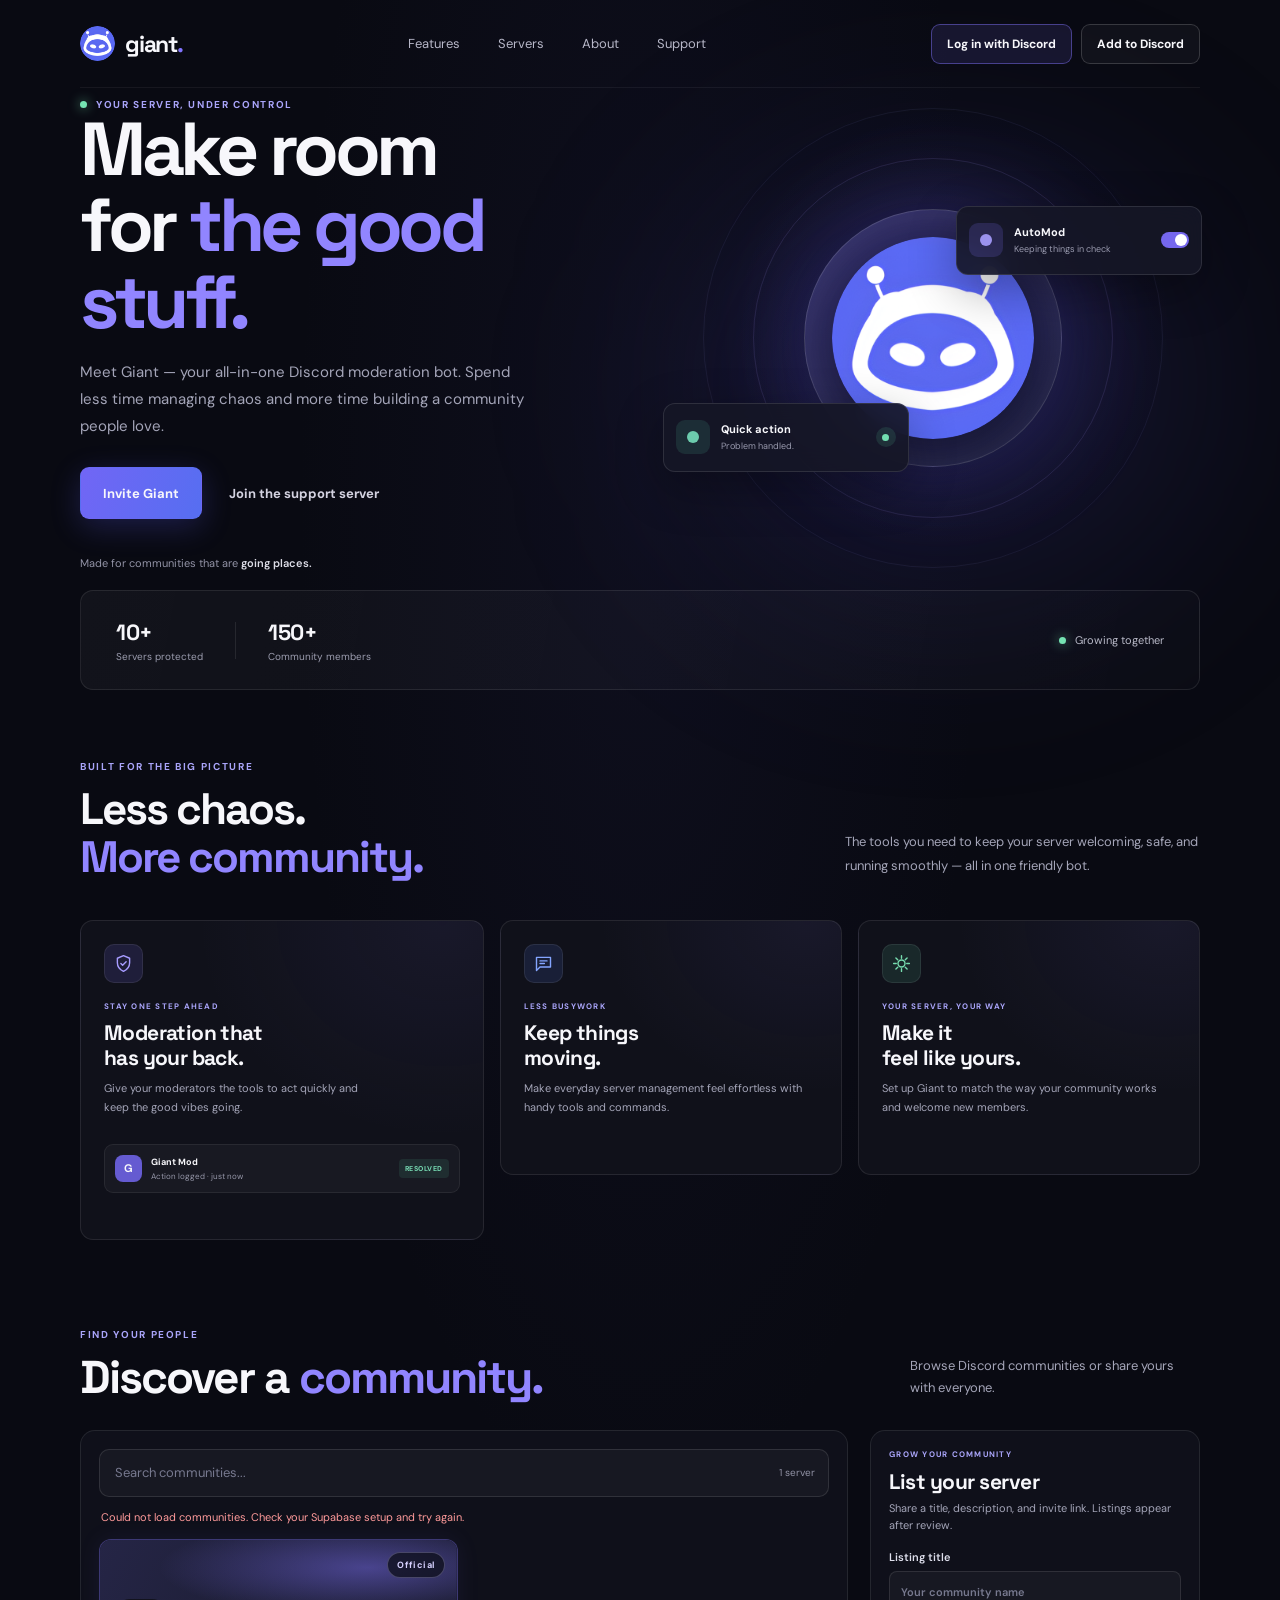
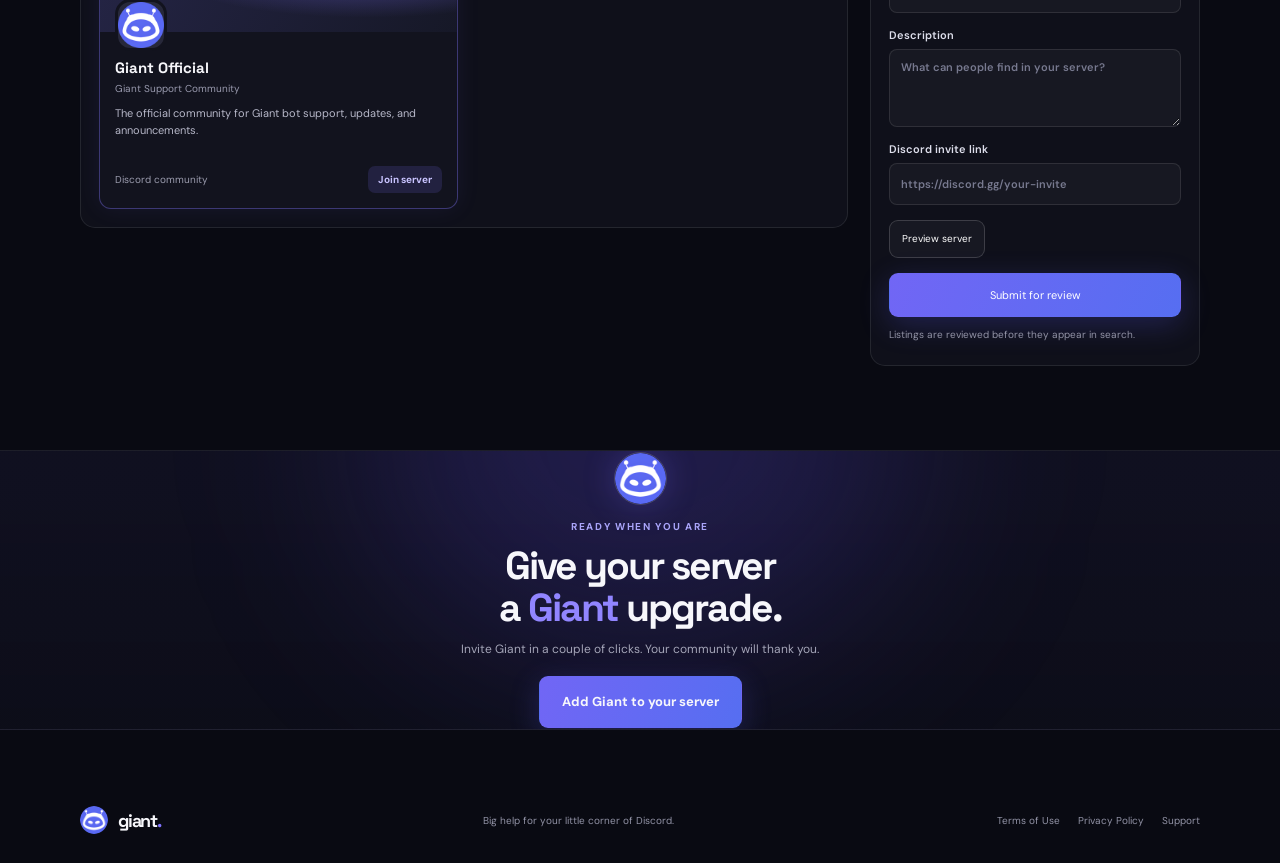
<file: index.html>
<!doctype html>
<html lang="en">
  <head>
    <meta charset="UTF-8" />
    <meta name="viewport" content="width=device-width, initial-scale=1.0" />
    <meta
      name="description"
      content="Meet Giant, the all-in-one Discord moderation bot. Keep your community safe and discover Discord servers in the Giant directory."
    />
    <meta name="theme-color" content="#090a12" />
    <title>Giant — Discord bot and server directory</title>
    <link rel="icon" type="image/png" href="giant-logo.png" />
    <link rel="preconnect" href="https://fonts.googleapis.com" />
    <link rel="preconnect" href="https://fonts.gstatic.com" crossorigin />
    <link
      href="https://fonts.googleapis.com/css2?family=DM+Sans:wght@400;500;600;700&family=Space+Grotesk:wght@400;500;600;700&display=swap"
      rel="stylesheet"
    />
    <link rel="stylesheet" href="styles.css" />
  </head>
  <body>
    <div class="scroll-progress" aria-hidden="true"><span></span></div>
    <header class="site-header">
      <a class="brand" href="#" aria-label="Giant home">
        <img src="giant-logo.png" alt="" />
        <span>giant<span class="brand-period">.</span></span>
      </a>
      <nav class="main-nav" aria-label="Main navigation">
        <a href="#features">Features</a>
        <a href="#server-directory">Servers</a>
        <a href="#about">About</a>
        <a href="https://discord.gg/ZEXC7MfEV8" target="_blank" rel="noopener noreferrer">Support</a>
      </nav>
      <div class="header-actions">
        <a
          class="button button-small button-outline header-login"
          href="https://discord.com/oauth2/authorize?client_id=1385271103030689863&amp;response_type=code&amp;redirect_uri=https%3A%2F%2Fgiant-bot.xyz&amp;scope=identify+guilds"
        >
          Log in with Discord
        </a>
        <a
          class="button button-small button-outline header-cta"
          href="https://discord.com/oauth2/authorize?client_id=1385271103030689863&permissions=8&integration_type=0&scope=bot"
          target="_blank"
          rel="noopener noreferrer"
        >
          Add to Discord
        </a>
      </div>
    </header>

    <main>
      <section class="hero" id="about">
        <div class="hero-glow" aria-hidden="true"></div>
        <div class="hero-copy">
          <div class="eyebrow"><span class="live-dot"></span> YOUR SERVER, UNDER CONTROL</div>
          <h1>Make room<br />for <span>the good stuff.</span></h1>
          <p>
            Meet Giant — your all-in-one Discord moderation bot. Spend less time
            managing chaos and more time building a community people love.
          </p>
          <div class="hero-actions">
            <a
              class="button button-primary"
              href="https://discord.com/oauth2/authorize?client_id=1385271103030689863&permissions=8&integration_type=0&scope=bot"
              target="_blank"
              rel="noopener noreferrer"
            >
              Invite Giant
            </a>
            <a
              class="button button-quiet"
              href="https://discord.gg/ZEXC7MfEV8"
              target="_blank"
              rel="noopener noreferrer"
            >
              Join the support server
            </a>
          </div>
          <div class="community-proof">
            <p>Made for communities that are <strong>going places.</strong></p>
          </div>
        </div>

        <div class="hero-art" aria-label="Giant moderation dashboard preview">
          <div class="orbit orbit-one"></div>
          <div class="orbit orbit-two"></div>
          <div class="bot-logo-wrap">
            <img src="giant-logo.png" alt="Giant bot logo" />
          </div>
          <div class="floating-card card-automod">
            <span class="card-icon icon-shield" aria-hidden="true"></span>
            <span><strong>AutoMod</strong><small>Keeping things in check</small></span>
            <span class="toggle" aria-label="Enabled"><span></span></span>
          </div>
          <div class="floating-card card-action">
            <span class="card-icon icon-bolt" aria-hidden="true"></span>
            <span><strong>Quick action</strong><small>Problem handled.</small></span>
            <span class="action-check" aria-hidden="true"></span>
          </div>
          <span class="sparkle sparkle-one" aria-hidden="true"></span>
          <span class="sparkle sparkle-two" aria-hidden="true"></span>
        </div>
      </section>

      <section class="stats-bar" aria-label="Giant community statistics">
        <div class="stat">
          <span class="stat-value" id="server-count">—</span>
          <span class="stat-label">Servers protected</span>
        </div>
        <span class="stat-divider" aria-hidden="true"></span>
        <div class="stat">
          <span class="stat-value" id="user-count">—</span>
          <span class="stat-label">Community members</span>
        </div>
        <span class="stats-note"><span class="live-dot"></span> Growing together</span>
      </section>

      <section class="features section-wrap" id="features">
        <div class="section-heading">
          <div>
            <div class="eyebrow">BUILT FOR THE BIG PICTURE</div>
            <h2>Less chaos.<br /><span>More community.</span></h2>
          </div>
          <p>
            The tools you need to keep your server welcoming, safe, and running
            smoothly — all in one friendly bot.
          </p>
        </div>
        <div class="feature-grid">
          <article class="feature-card feature-card-large">
            <div class="feature-icon feature-icon-purple" aria-hidden="true">
              <svg viewBox="0 0 24 24" fill="none"><path d="M12 3 19 6v5c0 4.7-3 8-7 10-4-2-7-5.3-7-10V6l7-3Z" /><path d="m9 12 2 2 4-4" /></svg>
            </div>
            <span class="feature-tag">STAY ONE STEP AHEAD</span>
            <h3>Moderation that<br />has your back.</h3>
            <p>Give your moderators the tools to act quickly and keep the good vibes going.</p>
            <div class="mod-preview">
              <span class="mod-avatar">G</span>
              <span><strong>Giant Mod</strong><small>Action logged · just now</small></span>
              <span class="mod-badge">RESOLVED</span>
            </div>
          </article>
          <article class="feature-card">
            <div class="feature-icon feature-icon-blue" aria-hidden="true">
              <svg viewBox="0 0 24 24" fill="none"><path d="M4 5h16v11H8l-4 4V5Z" /><path d="M8 9h8M8 12h5" /></svg>
            </div>
            <span class="feature-tag">LESS BUSYWORK</span>
            <h3>Keep things<br />moving.</h3>
            <p>Make everyday server management feel effortless with handy tools and commands.</p>
          </article>
          <article class="feature-card">
            <div class="feature-icon feature-icon-green" aria-hidden="true">
              <svg viewBox="0 0 24 24" fill="none"><path d="M12 3v3m0 12v3M3 12h3m12 0h3M5.6 5.6l2.1 2.1m8.6 8.6 2.1 2.1m0-12.8-2.1 2.1m-8.6 8.6-2.1 2.1" /><circle cx="12" cy="12" r="4" /></svg>
            </div>
            <span class="feature-tag">YOUR SERVER, YOUR WAY</span>
            <h3>Make it<br />feel like yours.</h3>
            <p>Set up Giant to match the way your community works and welcome new members.</p>
          </article>
        </div>
      </section>

      <section class="directory-section section-wrap" id="server-directory">
        <div class="directory-heading">
          <div>
            <div class="eyebrow">FIND YOUR PEOPLE</div>
            <h2>Discover a <span>community.</span></h2>
          </div>
          <p>Browse Discord communities or share yours with everyone.</p>
        </div>

        <div class="directory-layout">
          <div class="directory-browser">
            <label class="directory-search">
              <span class="sr-only">Search communities</span>
              <input id="server-search" type="search" placeholder="Search communities..." autocomplete="off" />
              <span id="server-result-count" class="directory-result-count" aria-live="polite"></span>
            </label>
            <p id="directory-status" class="directory-status" role="status" aria-live="polite">
              Loading communities...
            </p>
            <div id="server-results" class="server-results" aria-live="polite"></div>
          </div>

          <form id="server-submit-form" class="server-submit-form">
            <div class="form-heading">
              <span class="feature-tag">GROW YOUR COMMUNITY</span>
              <h3>List your server</h3>
              <p>Share a title, description, and invite link. Listings appear after review.</p>
            </div>
            <label>
              Listing title
              <input name="title" type="text" minlength="3" maxlength="80" required placeholder="Your community name" />
            </label>
            <label>
              Description
              <textarea name="description" rows="4" minlength="20" maxlength="1000" required placeholder="What can people find in your server?"></textarea>
            </label>
            <label>
              Discord invite link
              <input name="invite" type="url" required placeholder="https://discord.gg/your-invite" />
            </label>
            <button class="button button-outline preview-invite-button" id="preview-server" type="button">
              Preview server
            </button>
            <div id="invite-preview" class="invite-preview" hidden></div>
            <button class="button button-primary submit-listing-button" type="submit">Submit for review</button>
            <p id="form-status" class="form-status" role="status" aria-live="polite">
              Listings are reviewed before they appear in search.
            </p>
          </form>
        </div>
      </section>

      <section class="cta-section">
        <div class="cta-glow" aria-hidden="true"></div>
        <img src="giant-logo.png" alt="" />
        <div class="eyebrow">READY WHEN YOU ARE</div>
        <h2>Give your server<br />a <span>Giant</span> upgrade.</h2>
        <p>Invite Giant in a couple of clicks. Your community will thank you.</p>
        <a
          class="button button-primary"
          href="https://discord.com/oauth2/authorize?client_id=1385271103030689863&permissions=8&integration_type=0&scope=bot"
          target="_blank"
          rel="noopener noreferrer"
        >
          Add Giant to your server
        </a>
      </section>
    </main>

    <footer class="site-footer">
      <a class="brand" href="#" aria-label="Giant home">
        <img src="giant-logo.png" alt="" />
        <span>giant<span class="brand-period">.</span></span>
      </a>
      <span>Big help for your little corner of Discord.</span>
      <nav class="footer-links" aria-label="Legal and support links">
        <a href="/tos/">Terms of Use</a>
        <a href="/privacy/">Privacy Policy</a>
        <a href="https://discord.gg/ZEXC7MfEV8" target="_blank" rel="noopener noreferrer">
          Support
        </a>
      </nav>
    </footer>
    <script src="script.js"></script>
    <script src="directory-config.js"></script>
    <script src="server-directory.js"></script>
  </body>
</html>
</file>
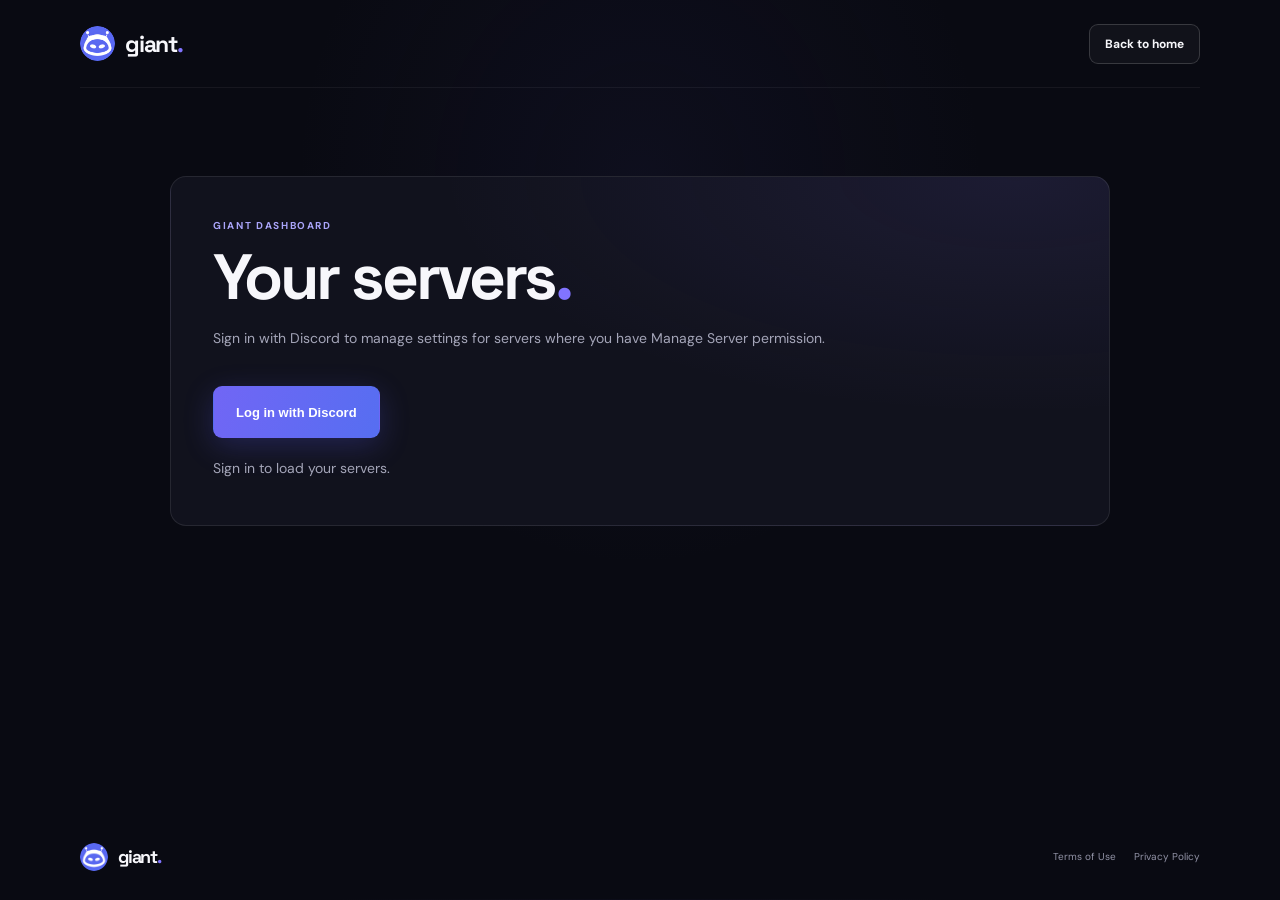
<file: dashboard/index.html>
<!doctype html>
<html lang="en">
  <head>
    <meta charset="UTF-8" />
    <meta name="viewport" content="width=device-width, initial-scale=1.0" />
    <meta name="theme-color" content="#090a12" />
    <meta
      name="description"
      content="Manage Giant in the Discord servers where you have Administrator permission."
    />
    <title>Dashboard — Giant</title>
    <link rel="icon" type="image/png" href="/giant-logo.png" />
    <link rel="preconnect" href="https://fonts.googleapis.com" />
    <link rel="preconnect" href="https://fonts.gstatic.com" crossorigin />
    <link
      href="https://fonts.googleapis.com/css2?family=DM+Sans:wght@400;500;600;700&family=Space+Grotesk:wght@400;500;600;700&display=swap"
      rel="stylesheet"
    />
    <link rel="stylesheet" href="/styles.css" />
  </head>
  <body>
    <header class="site-header">
      <a class="brand" href="/" aria-label="Giant home">
        <img src="/giant-logo.png" alt="" />
        <span>giant<span class="brand-period">.</span></span>
      </a>
      <a class="button button-small button-outline" href="/">Back to home</a>
    </header>
    <main class="document-main dashboard-main">
      <section class="dashboard-panel" aria-labelledby="dashboard-title">
        <div class="document-kicker">GIANT DASHBOARD</div>
        <h1 id="dashboard-title">Your servers<span>.</span></h1>
        <p class="document-intro">
          Sign in with Discord to manage settings for servers where you have Manage Server permission.
        </p>

        <div id="dashboard-user" class="dashboard-user" hidden>
          <img id="dashboard-user-avatar" src="/giant-logo.png" alt="" />
          <span id="dashboard-user-name"></span>
          <button id="dashboard-logout" class="dashboard-logout" type="button">Sign out</button>
        </div>

        <div id="dashboard-login">
          <button id="discord-login" class="button button-primary" type="button">
            Log in with Discord
          </button>
        </div>

        <p id="dashboard-status" class="dashboard-status" role="status" aria-live="polite">
          Sign in to load your servers.
        </p>

        <section id="dashboard-server-section" class="dashboard-server-section" aria-labelledby="server-list-title" hidden>
          <div class="dashboard-server-heading">
            <h2 id="server-list-title">Servers you can manage</h2>
            <span id="dashboard-server-count" class="dashboard-server-count"></span>
          </div>
          <div id="dashboard-server-list" class="dashboard-server-list"></div>
        </section>
      </section>
    </main>
    <footer class="site-footer">
      <a class="brand" href="/" aria-label="Giant home">
        <img src="/giant-logo.png" alt="" />
        <span>giant<span class="brand-period">.</span></span>
      </a>
      <nav class="footer-links" aria-label="Legal links">
        <a href="/tos/">Terms of Use</a>
        <a href="/privacy/">Privacy Policy</a>
      </nav>
    </footer>
    <script src="/directory-config.js"></script>
    <script src="/dashboard/dashboard.js"></script>
  </body>
</html>
</file>
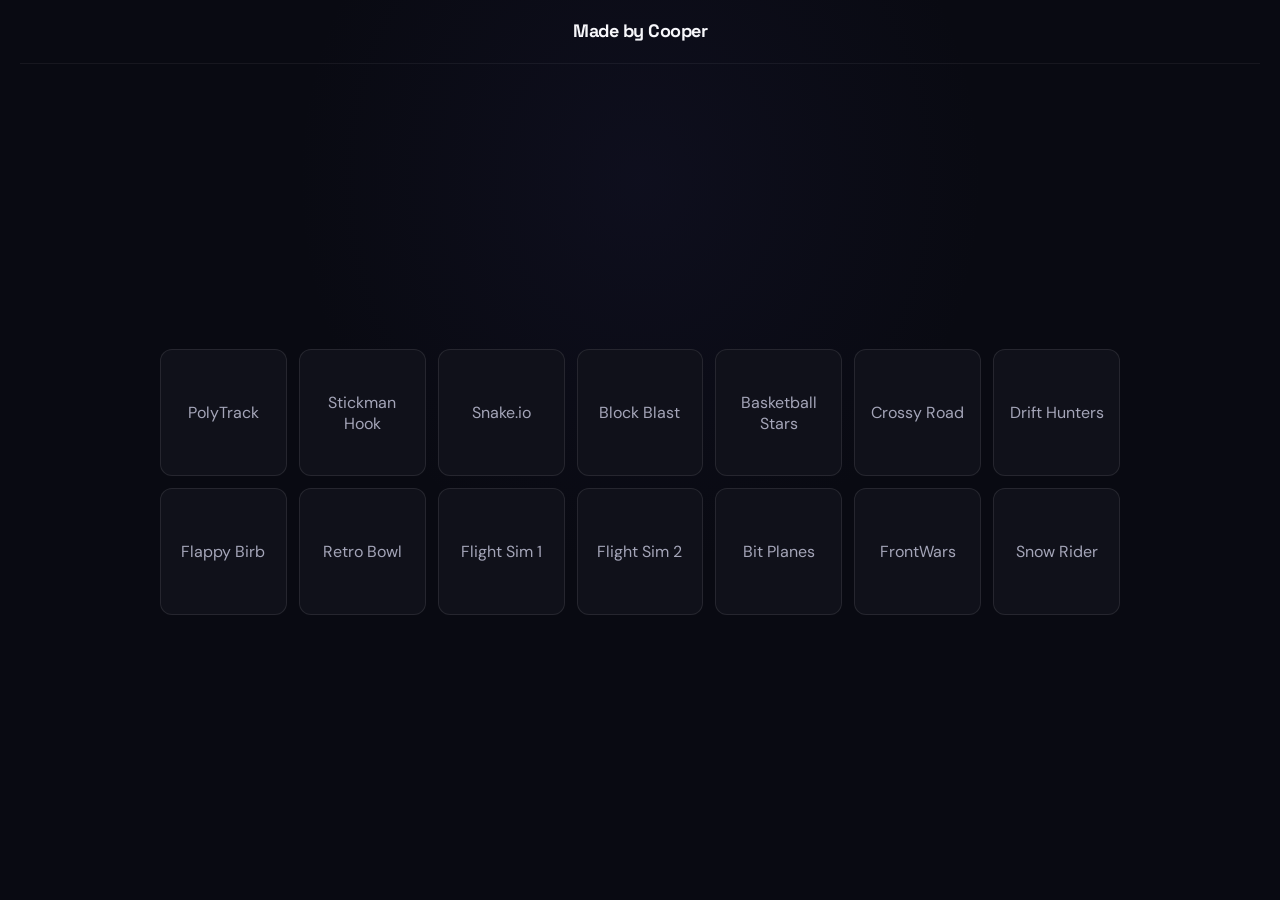
<file: games/index.html>
<!doctype html>
<html lang="en">
  <head>
    <meta charset="UTF-8" />
    <meta name="viewport" content="width=device-width, initial-scale=1.0" />
    <meta name="theme-color" content="#090a12" />
    <title>Made by Cooper</title>
    <link rel="preconnect" href="https://fonts.googleapis.com" />
    <link rel="preconnect" href="https://fonts.gstatic.com" crossorigin />
    <link
      href="https://fonts.googleapis.com/css2?family=DM+Sans:wght@400;500;600;700&family=Space+Grotesk:wght@400;500;600;700&display=swap"
      rel="stylesheet"
    />
    <link rel="stylesheet" href="/styles.css" />
  </head>
  <body class="polytrack-page">
    <header class="polytrack-header games-header">
      <h1>Made by Cooper</h1>
    </header>

    <main class="polytrack-main games-main">
      <div class="games-menu" role="group" aria-label="Choose a game">
        <button class="game-choice" type="button" data-url="https://nintendoboi22.github.io/games/poly-track/" data-title="PolyTrack" aria-pressed="false">PolyTrack</button>
        <button class="game-choice" type="button" data-url="https://nintendoboi22.github.io/games/stickman-hook" data-title="Stickman Hook" aria-pressed="false">Stickman Hook</button>
        <button class="game-choice" type="button" data-url="https://nintendoboi22.github.io/games/snake-io" data-title="Snake.io" aria-pressed="false">Snake.io</button>
        <button class="game-choice" type="button" data-url="https://nintendoboi22.github.io/games/block-blast" data-title="Block Blast" aria-pressed="false">Block Blast</button>
        <button class="game-choice" type="button" data-url="https://nintendoboi22.github.io/games/basketball-stars" data-title="Basketball Stars" aria-pressed="false">Basketball Stars</button>
        <button class="game-choice" type="button" data-url="https://nintendoboi22.github.io/games/crossy-road" data-title="Crossy Road" aria-pressed="false">Crossy Road</button>
        <button class="game-choice" type="button" data-url="https://nintendoboi22.github.io/games/drift-hunters" data-title="Drift Hunters" aria-pressed="false">Drift Hunters</button>
        <button class="game-choice" type="button" data-url="https://nintendoboi22.github.io/games/flappy-birb" data-title="Flappy Birb" aria-pressed="false">Flappy Birb</button>
        <button class="game-choice" type="button" data-url="https://nintendoboi22.github.io/games/retro-bowl" data-title="Retro Bowl" aria-pressed="false">Retro Bowl</button>

        <button class="game-choice" type="button" data-url="https://giant-bot.xyz/games/flight-sim.html" data-title="Flight Sim 1" aria-pressed="false">Flight Sim 1</button>
        <button class="game-choice" type="button" data-url="https://nintendoboi22.github.io/games/REAL-FS" data-title="Flight Sim 2" aria-pressed="false">Flight Sim 2</button>

        <button class="game-choice" type="button" data-url="https://nintendoboi22.github.io/games/bit-planes/" data-title="Bit Planes" aria-pressed="false">Bit Planes</button>
        <button class="game-choice" type="button" data-url="https://frontwars.io/" data-title="FrontWars" aria-pressed="false">FrontWars</button>
        <button class="game-choice" type="button" data-url="https://nintendoboi22.github.io/games/snow-rider/" data-title="Snow Rider" aria-pressed="false">Snow Rider</button>
      </div>

      <section class="games-stage" id="game-stage" aria-label="Game player" hidden>
        <div class="games-game-controls">
          <span class="games-fullscreen-status" id="fullscreen-status" role="status" hidden></span>
          <button class="button button-small button-outline" id="fullscreen-game" type="button">
            Fullscreen
          </button>
        </div>

        <iframe
          class="polytrack-frame games-frame"
          src="about:blank"
          title="Selected game will appear here"
          allow="fullscreen; gamepad"
          allowfullscreen
          referrerpolicy="strict-origin-when-cross-origin"
        ></iframe>

        <p class="polytrack-fallback games-fallback">
          If the game does not load here, it may not support embedding.
        </p>
      </section>
    </main>

    <script>
      const gameFrame = document.querySelector(".games-frame");
      const gameStage = document.getElementById("game-stage");
      const fullscreenButton = document.getElementById("fullscreen-game");
      const fullscreenStatus = document.getElementById("fullscreen-status");

      document.querySelectorAll(".game-choice").forEach((choice) => {
        choice.addEventListener("click", () => {
          gameStage.hidden = false;
          document.querySelector(".games-main").classList.add("has-selected-game");
          gameFrame.src = choice.dataset.url;
          gameFrame.title = `${choice.dataset.title} game`;
          fullscreenStatus.hidden = true;
          fullscreenStatus.textContent = "";

          document.querySelectorAll(".game-choice").forEach((gameChoice) => {
            gameChoice.setAttribute("aria-pressed", String(gameChoice === choice));
          });
        });
      });

      fullscreenButton.addEventListener("click", async () => {
        try {
          if (document.fullscreenElement === gameFrame) {
            await document.exitFullscreen();
          } else {
            await gameFrame.requestFullscreen();
          }

          fullscreenStatus.hidden = true;
          fullscreenStatus.textContent = "";
        } catch {
          fullscreenStatus.textContent = "Fullscreen is unavailable in this browser.";
          fullscreenStatus.hidden = false;
        }
      });

      document.addEventListener("fullscreenchange", () => {
        fullscreenButton.textContent =
          document.fullscreenElement === gameFrame ? "Exit fullscreen" : "Fullscreen";
      });
    </script>
  </body>
</html>
</file>
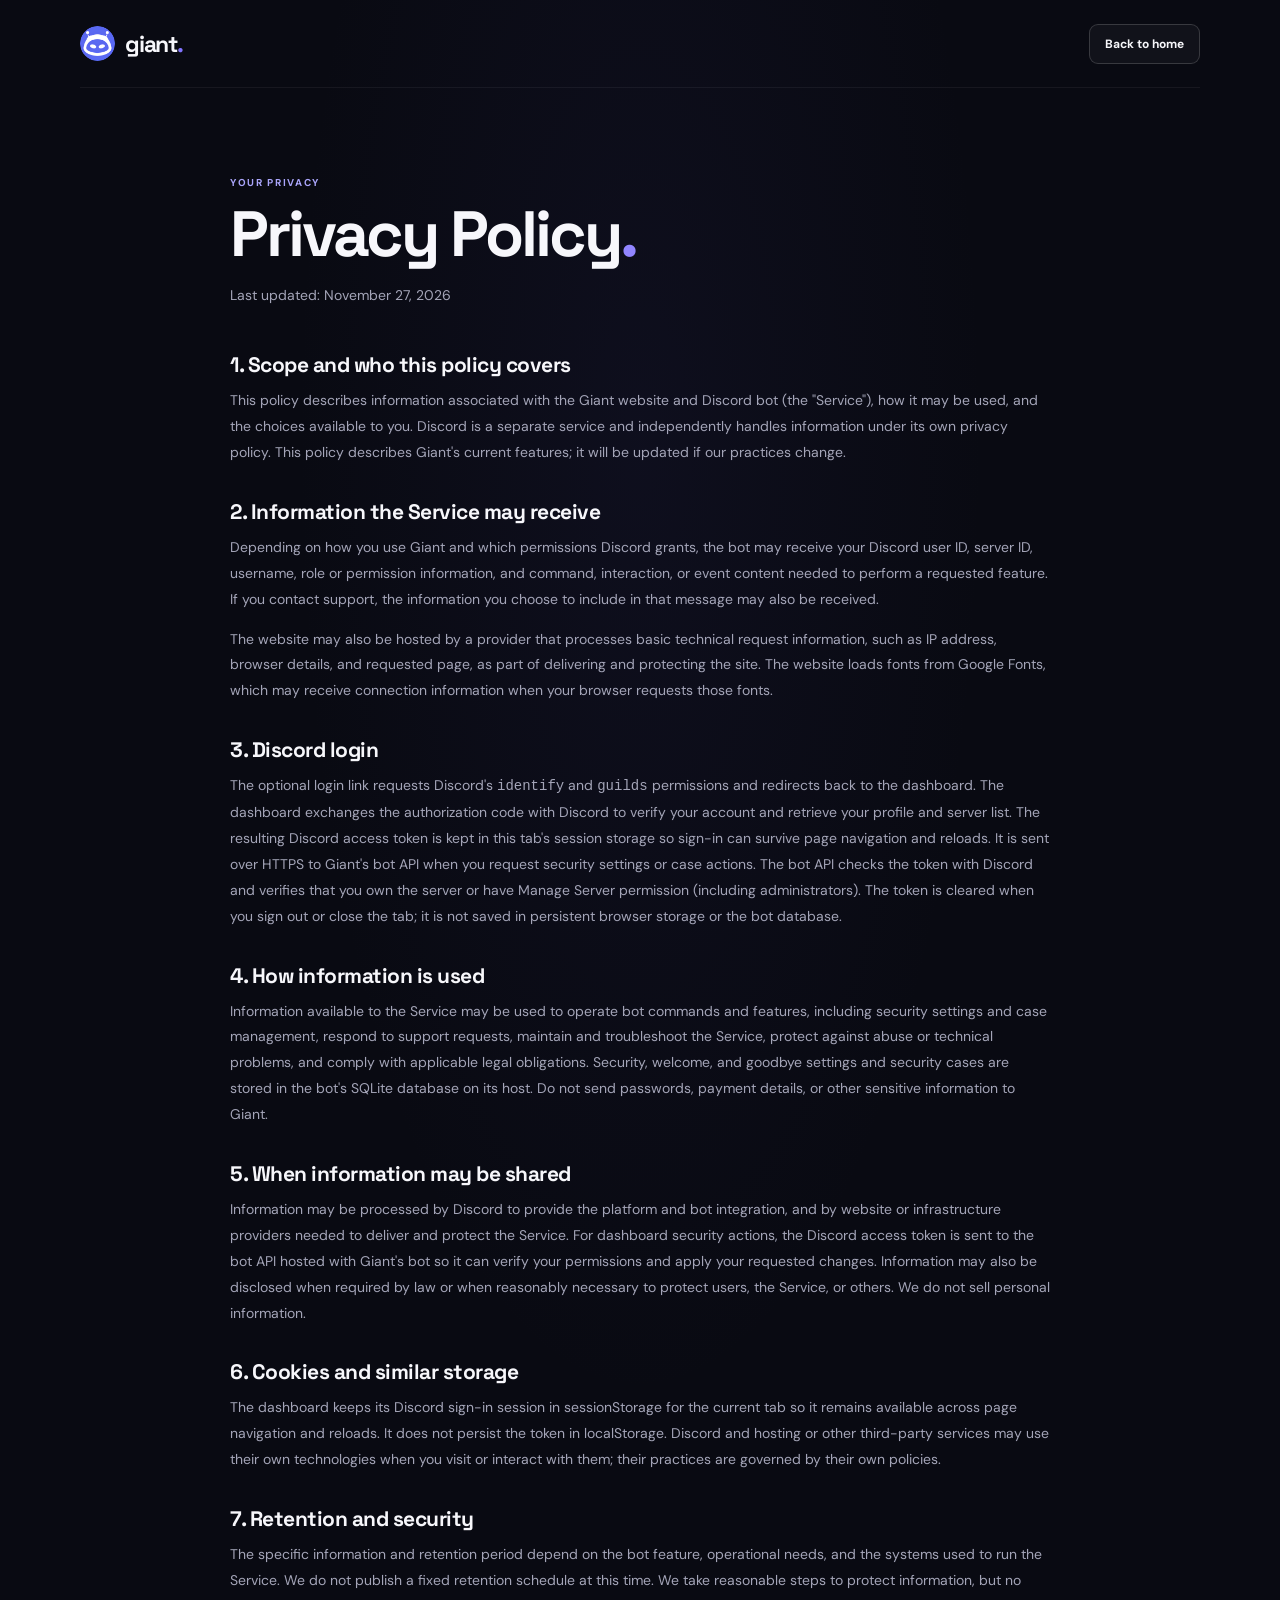
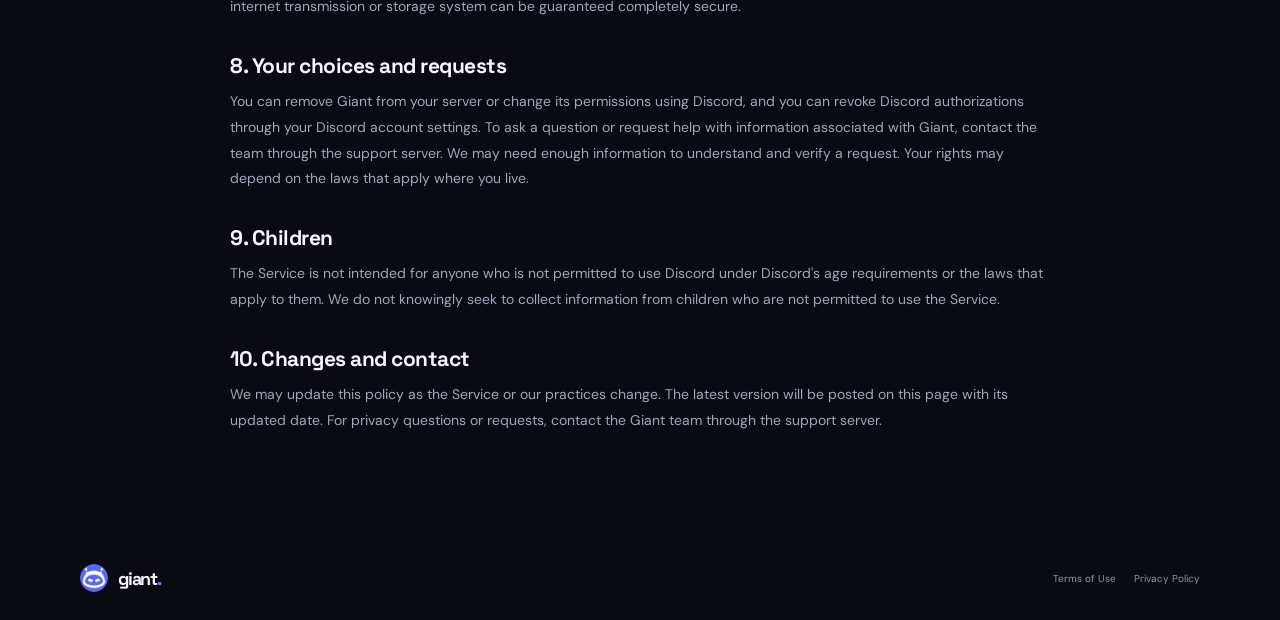
<file: privacy/index.html>
<!doctype html>
<html lang="en">
  <head>
    <meta charset="UTF-8" />
    <meta name="viewport" content="width=device-width, initial-scale=1.0" />
    <meta name="theme-color" content="#090a12" />
    <title>Privacy Policy — Giant</title>
    <link rel="icon" type="image/png" href="/giant-logo.png" />
    <link rel="preconnect" href="https://fonts.googleapis.com" />
    <link rel="preconnect" href="https://fonts.gstatic.com" crossorigin />
    <link
      href="https://fonts.googleapis.com/css2?family=DM+Sans:wght@400;500;600;700&family=Space+Grotesk:wght@400;500;600;700&display=swap"
      rel="stylesheet"
    />
    <link rel="stylesheet" href="/styles.css" />
  </head>
  <body>
    <header class="site-header">
      <a class="brand" href="/" aria-label="Giant home">
        <img src="/giant-logo.png" alt="" />
        <span>giant<span class="brand-period">.</span></span>
      </a>
      <a class="button button-small button-outline" href="/">Back to home</a>
    </header>
    <main class="document-main">
      <div class="document-kicker">YOUR PRIVACY</div>
      <h1>Privacy Policy<span>.</span></h1>
      <p class="document-intro">Last updated: November 27, 2026</p>

      <section>
        <h2>1. Scope and who this policy covers</h2>
        <p>
          This policy describes information associated with the Giant website
          and Discord bot (the "Service"), how it may be used, and the choices
          available to you. Discord is a separate service and independently
          handles information under its own privacy policy. This policy
          describes Giant's current features; it will be updated if our
          practices change.
        </p>
      </section>
      <section>
        <h2>2. Information the Service may receive</h2>
        <p>
          Depending on how you use Giant and which permissions Discord grants,
          the bot may receive your Discord user ID, server ID, username, role
          or permission information, and command, interaction, or event content
          needed to perform a requested feature. If you contact support, the
          information you choose to include in that message may also be
          received.
        </p>
        <p>
          The website may also be hosted by a provider that processes basic
          technical request information, such as IP address, browser details,
          and requested page, as part of delivering and protecting the site.
          The website loads fonts from Google Fonts, which may receive
          connection information when your browser requests those fonts.
        </p>
      </section>
      <section>
        <h2>3. Discord login</h2>
        <p>
          The optional login link requests Discord's
          <code>identify</code> and <code>guilds</code>
          permissions and redirects back to the dashboard. The dashboard
          exchanges the authorization code with Discord to verify your account
          and retrieve your profile and server list. The resulting Discord
          access token is kept in this tab's session storage so sign-in can
          survive page navigation and reloads. It is sent over HTTPS to
          Giant's bot API when you request security settings or case actions.
          The bot API checks the token with Discord and verifies that you own
          the server or have Manage Server permission (including
          administrators). The
          token is cleared when you sign out or close the tab; it is not saved
          in persistent browser storage or the bot database.
        </p>
      </section>
      <section>
        <h2>4. How information is used</h2>
        <p>
          Information available to the Service may be used to operate bot
          commands and features, including security settings and case
          management, respond to support requests, maintain and troubleshoot
          the Service, protect against abuse or technical problems, and comply
          with applicable legal obligations. Security, welcome, and goodbye
          settings and security cases are stored in the bot's SQLite database
          on its host. Do not send passwords, payment details, or other
          sensitive information to Giant.
        </p>
      </section>
      <section>
        <h2>5. When information may be shared</h2>
        <p>
          Information may be processed by Discord to provide the platform and
          bot integration, and by website or infrastructure providers needed
          to deliver and protect the Service. For dashboard security actions,
          the Discord access token is sent to the bot API hosted with Giant's
          bot so it can verify your permissions and apply your requested
          changes. Information may also be disclosed when required by law or
          when reasonably necessary to protect users, the Service, or others.
          We do not sell personal information.
        </p>
      </section>
      <section>
        <h2>6. Cookies and similar storage</h2>
        <p>
          The dashboard keeps its Discord sign-in session in sessionStorage for
          the current tab so it remains available across page navigation and
          reloads. It does not persist the token in localStorage. Discord and hosting or other
          third-party services may use their own technologies when you visit
          or interact with them; their practices are governed by their own
          policies.
        </p>
      </section>
      <section>
        <h2>7. Retention and security</h2>
        <p>
          The specific information and retention period depend on the bot
          feature, operational needs, and the systems used to run the Service.
          We do not publish a fixed retention schedule at this time. We take
          reasonable steps to protect information, but no internet transmission
          or storage system can be guaranteed completely secure.
        </p>
      </section>
      <section>
        <h2>8. Your choices and requests</h2>
        <p>
          You can remove Giant from your server or change its permissions using
          Discord, and you can revoke Discord authorizations through your
          Discord account settings. To ask a question or request help with
          information associated with Giant, contact the team through the
          <a href="https://discord.gg/XWB8qCPXVJ" target="_blank" rel="noopener noreferrer">support server</a>.
          We may need enough information to understand and verify a request.
          Your rights may depend on the laws that apply where you live.
        </p>
      </section>
      <section>
        <h2>9. Children</h2>
        <p>
          The Service is not intended for anyone who is not permitted to use
          Discord under Discord's age requirements or the laws that apply to
          them. We do not knowingly seek to collect information from children
          who are not permitted to use the Service.
        </p>
      </section>
      <section>
        <h2>10. Changes and contact</h2>
        <p>
          We may update this policy as the Service or our practices change.
          The latest version will be posted on this page with its updated
          date. For privacy questions or requests, contact the Giant team
          through the
          <a href="https://discord.gg/XWB8qCPXVJ" target="_blank" rel="noopener noreferrer">support server</a>.
        </p>
      </section>
    </main>
    <footer class="site-footer">
      <a class="brand" href="/" aria-label="Giant home">
        <img src="/giant-logo.png" alt="" />
        <span>giant<span class="brand-period">.</span></span>
      </a>
      <nav class="footer-links" aria-label="Legal links">
        <a href="/tos/">Terms of Use</a>
        <a href="/privacy/">Privacy Policy</a>
      </nav>
    </footer>
  </body>
</html>
</file>
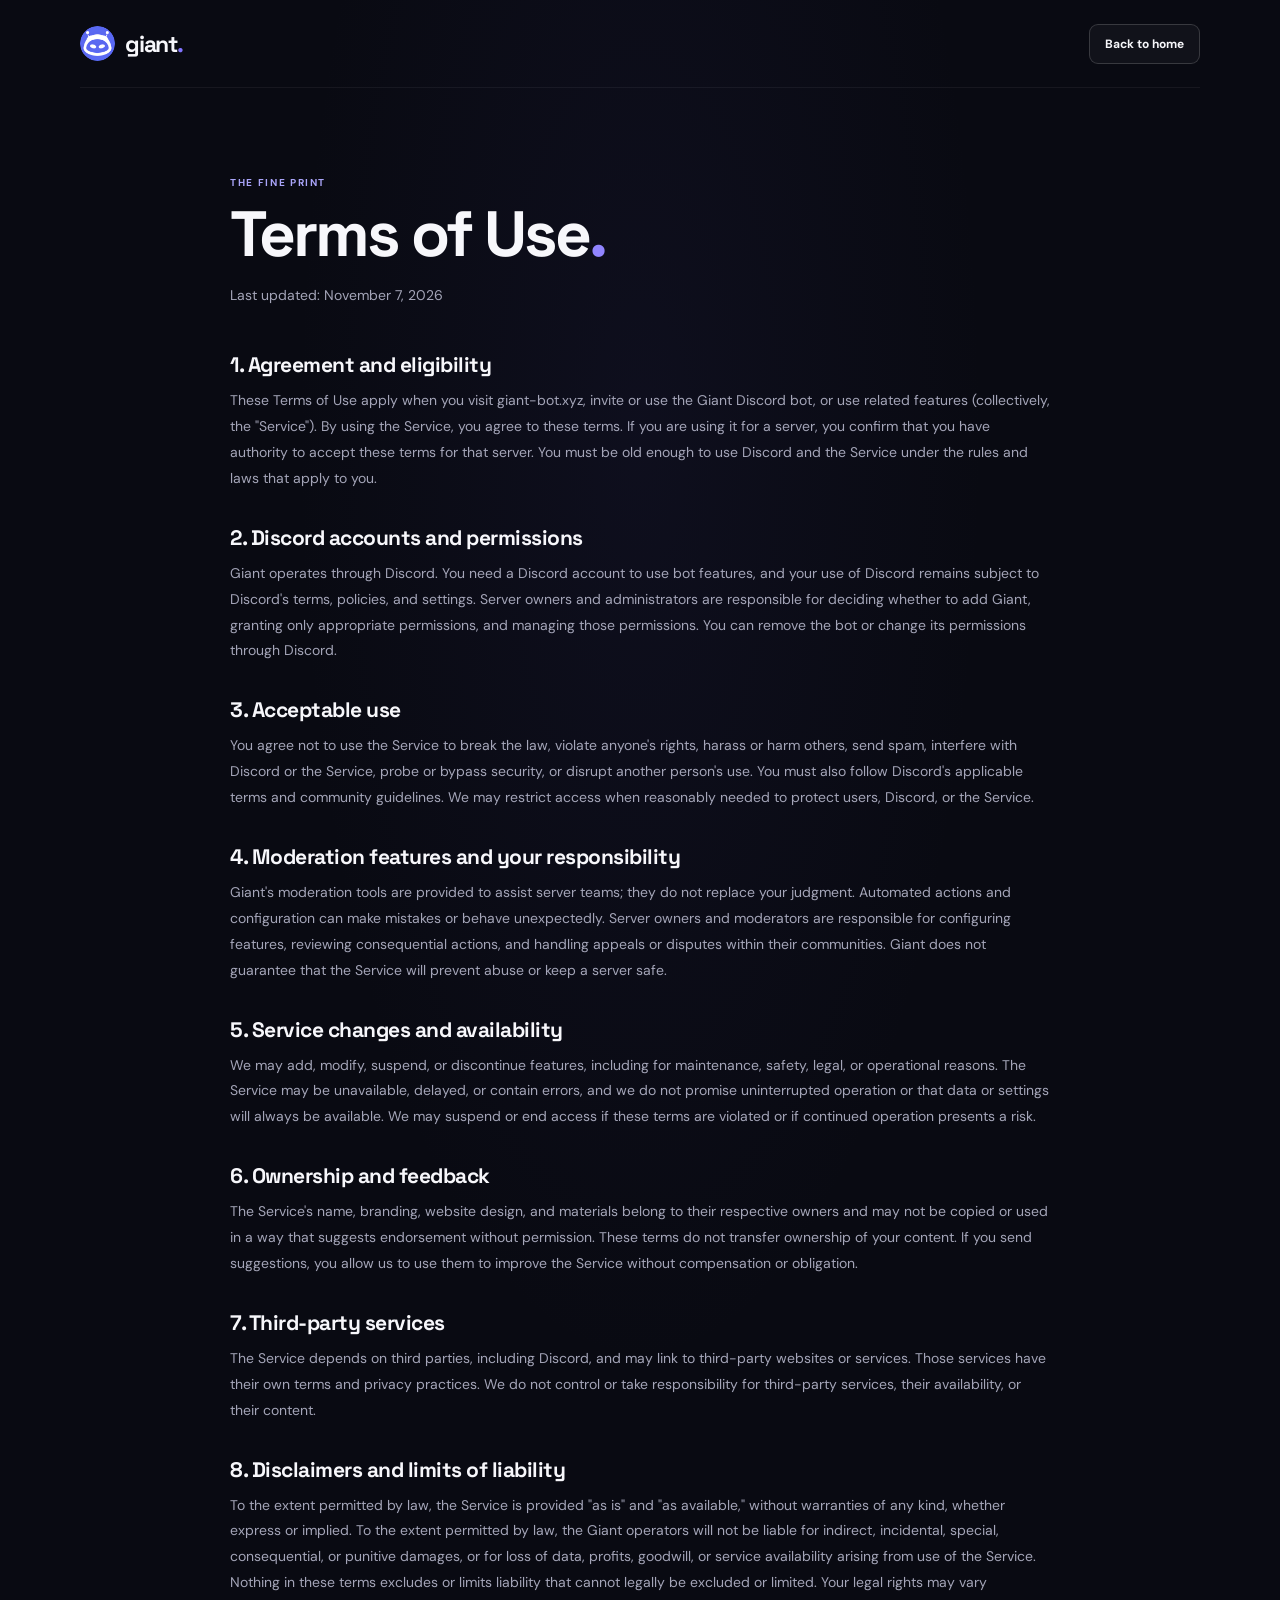
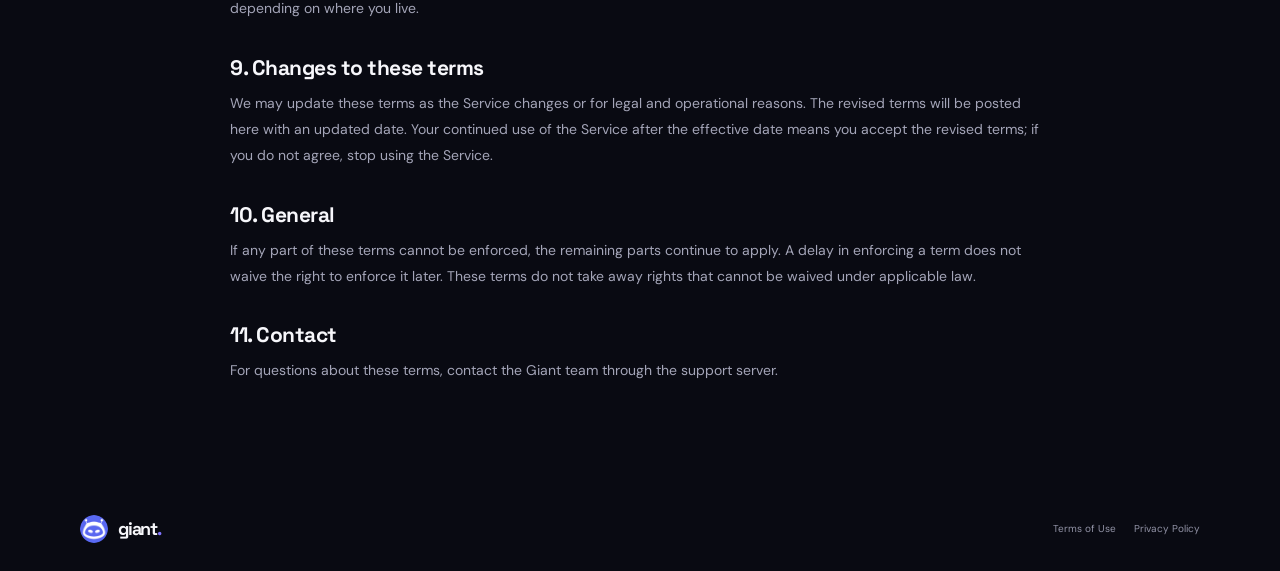
<file: tos/index.html>
<!doctype html>
<html lang="en">
  <head>
    <meta charset="UTF-8" />
    <meta name="viewport" content="width=device-width, initial-scale=1.0" />
    <meta name="theme-color" content="#090a12" />
    <title>Terms of Use — Giant</title>
    <link rel="icon" type="image/png" href="/giant-logo.png" />
    <link rel="preconnect" href="https://fonts.googleapis.com" />
    <link rel="preconnect" href="https://fonts.gstatic.com" crossorigin />
    <link
      href="https://fonts.googleapis.com/css2?family=DM+Sans:wght@400;500;600;700&family=Space+Grotesk:wght@400;500;600;700&display=swap"
      rel="stylesheet"
    />
    <link rel="stylesheet" href="/styles.css" />
  </head>
  <body>
    <header class="site-header">
      <a class="brand" href="/" aria-label="Giant home">
        <img src="/giant-logo.png" alt="" />
        <span>giant<span class="brand-period">.</span></span>
      </a>
      <a class="button button-small button-outline" href="/">Back to home</a>
    </header>
    <main class="document-main">
      <div class="document-kicker">THE FINE PRINT</div>
      <h1>Terms of Use<span>.</span></h1>
      <p class="document-intro">Last updated: November 7, 2026</p>

      <section>
        <h2>1. Agreement and eligibility</h2>
        <p>
          These Terms of Use apply when you visit giant-bot.xyz, invite or use
          the Giant Discord bot, or use related features (collectively, the
          "Service"). By using the Service, you agree to these terms. If you
          are using it for a server, you confirm that you have authority to
          accept these terms for that server. You must be old enough to use
          Discord and the Service under the rules and laws that apply to you.
        </p>
      </section>
      <section>
        <h2>2. Discord accounts and permissions</h2>
        <p>
          Giant operates through Discord. You need a Discord account to use
          bot features, and your use of Discord remains subject to Discord's
          terms, policies, and settings. Server owners and administrators are
          responsible for deciding whether to add Giant, granting only
          appropriate permissions, and managing those permissions. You can
          remove the bot or change its permissions through Discord.
        </p>
      </section>
      <section>
        <h2>3. Acceptable use</h2>
        <p>
          You agree not to use the Service to break the law, violate
          anyone's rights, harass or harm others, send spam, interfere with
          Discord or the Service, probe or bypass security, or disrupt another
          person's use. You must also follow Discord's applicable terms and
          community guidelines. We may restrict access when reasonably needed
          to protect users, Discord, or the Service.
        </p>
      </section>
      <section>
        <h2>4. Moderation features and your responsibility</h2>
        <p>
          Giant's moderation tools are provided to assist server teams; they do
          not replace your judgment. Automated actions and configuration can
          make mistakes or behave unexpectedly. Server owners and moderators
          are responsible for configuring features, reviewing consequential
          actions, and handling appeals or disputes within their communities.
          Giant does not guarantee that the Service will prevent abuse or keep
          a server safe.
        </p>
      </section>
      <section>
        <h2>5. Service changes and availability</h2>
        <p>
          We may add, modify, suspend, or discontinue features, including for
          maintenance, safety, legal, or operational reasons. The Service may
          be unavailable, delayed, or contain errors, and we do not promise
          uninterrupted operation or that data or settings will always be
          available. We may suspend or end access if these terms are violated
          or if continued operation presents a risk.
        </p>
      </section>
      <section>
        <h2>6. Ownership and feedback</h2>
        <p>
          The Service's name, branding, website design, and materials belong to
          their respective owners and may not be copied or used in a way that
          suggests endorsement without permission. These terms do not transfer
          ownership of your content. If you send suggestions, you allow us to
          use them to improve the Service without compensation or obligation.
        </p>
      </section>
      <section>
        <h2>7. Third-party services</h2>
        <p>
          The Service depends on third parties, including Discord, and may link
          to third-party websites or services. Those services have their own
          terms and privacy practices. We do not control or take responsibility
          for third-party services, their availability, or their content.
        </p>
      </section>
      <section>
        <h2>8. Disclaimers and limits of liability</h2>
        <p>
          To the extent permitted by law, the Service is provided "as is" and
          "as available," without warranties of any kind, whether express or
          implied. To the extent permitted by law, the Giant operators will not
          be liable for indirect, incidental, special, consequential, or
          punitive damages, or for loss of data, profits, goodwill, or service
          availability arising from use of the Service. Nothing in these terms
          excludes or limits liability that cannot legally be excluded or
          limited. Your legal rights may vary depending on where you live.
        </p>
      </section>
      <section>
        <h2>9. Changes to these terms</h2>
        <p>
          We may update these terms as the Service changes or for legal and
          operational reasons. The revised terms will be posted here with an
          updated date. Your continued use of the Service after the effective
          date means you accept the revised terms; if you do not agree, stop
          using the Service.
        </p>
      </section>
      <section>
        <h2>10. General</h2>
        <p>
          If any part of these terms cannot be enforced, the remaining parts
          continue to apply. A delay in enforcing a term does not waive the
          right to enforce it later. These terms do not take away rights that
          cannot be waived under applicable law.
        </p>
      </section>
      <section>
        <h2>11. Contact</h2>
        <p>
          For questions about these terms, contact the Giant team through the
          <a href="https://discord.gg/XWB8qCPXVJ" target="_blank" rel="noopener noreferrer">support server</a>.
        </p>
      </section>
    </main>
    <footer class="site-footer">
      <a class="brand" href="/" aria-label="Giant home">
        <img src="/giant-logo.png" alt="" />
        <span>giant<span class="brand-period">.</span></span>
      </a>
      <nav class="footer-links" aria-label="Legal links">
        <a href="/tos/">Terms of Use</a>
        <a href="/privacy/">Privacy Policy</a>
      </nav>
    </footer>
  </body>
</html>
</file>
<file: styles.css>
:root {
  color-scheme: dark;
  --background: #090a12;
  --surface: #11121d;
  --surface-raised: #171827;
  --text: #f7f7fb;
  --muted: #a4a5b8;
  --purple: #8174ff;
  --blue: #5b86ff;
  --border: rgba(255, 255, 255, 0.09);
  font-family: "DM Sans", sans-serif;
  font-synthesis: none;
  text-rendering: optimizeLegibility;
  -webkit-font-smoothing: antialiased;
  -moz-osx-font-smoothing: grayscale;
}

* {
  box-sizing: border-box;
}

html {
  scroll-behavior: smooth;
}

.scroll-progress {
  position: fixed;
  z-index: 10;
  inset: 0 0 auto;
  height: 2px;
  pointer-events: none;
}

.scroll-progress span {
  width: 100%;
  height: 100%;
  display: block;
  transform: scaleX(0);
  transform-origin: left;
  background: linear-gradient(90deg, #8174ff, #65d8ba);
  box-shadow: 0 0 10px rgba(129, 116, 255, 0.55);
}

body {
  min-width: 320px;
  margin: 0;
  overflow-x: hidden;
  background:
    radial-gradient(ellipse at 50% 20%, rgba(52, 48, 113, 0.12), transparent 38%),
    var(--background);
  color: var(--text);
}

a {
  color: inherit;
  text-decoration: none;
}

.site-header,
.site-footer {
  width: min(1120px, calc(100% - 64px));
  margin-inline: auto;
  display: flex;
  align-items: center;
  justify-content: space-between;
}

.site-header {
  height: 88px;
  border-bottom: 1px solid rgba(255, 255, 255, 0.055);
}

.header-actions {
  display: flex;
  align-items: center;
  gap: 9px;
}

.brand {
  display: inline-flex;
  align-items: center;
  gap: 10px;
  font-family: "Space Grotesk", sans-serif;
  font-size: 23px;
  font-weight: 700;
  letter-spacing: -1.2px;
}

.brand img {
  width: 35px;
  height: 35px;
  border-radius: 50%;
}

.brand-period {
  color: var(--purple);
}

.main-nav {
  display: flex;
  align-items: center;
  gap: 38px;
  color: #b7b7c8;
  font-size: 13px;
}

.main-nav a,
.site-footer a:last-child {
  transition: color 160ms ease;
}

.main-nav a:hover,
.site-footer a:last-child:hover {
  color: white;
}

.button {
  display: inline-flex;
  align-items: center;
  justify-content: center;
  gap: 12px;
  min-height: 52px;
  padding: 0 22px;
  border: 1px solid transparent;
  border-radius: 9px;
  font-size: 13px;
  font-weight: 700;
  transition: transform 160ms ease, border-color 160ms ease, background 160ms ease;
}

.button:hover {
  transform: translateY(-2px);
}

.button-small {
  min-height: 40px;
  padding-inline: 15px;
  font-size: 12px;
}

.button-outline {
  border-color: rgba(255, 255, 255, 0.16);
  background: rgba(255, 255, 255, 0.035);
}

.button-outline:hover {
  border-color: rgba(255, 255, 255, 0.36);
  background: rgba(255, 255, 255, 0.07);
}

.header-login {
  border-color: rgba(129, 116, 255, 0.45);
  background: rgba(129, 116, 255, 0.12);
}

.header-login:hover {
  border-color: rgba(129, 116, 255, 0.8);
  background: rgba(129, 116, 255, 0.2);
}

.header-login-dashboard {
  gap: 8px;
}

.header-account-avatar {
  width: 21px;
  height: 21px;
  flex: 0 0 21px;
  border: 1px solid rgba(255, 255, 255, 0.18);
  border-radius: 50%;
  object-fit: cover;
}

.button-primary {
  background: linear-gradient(110deg, #7166f5, #566ef1);
  box-shadow: 0 8px 30px rgba(94, 94, 247, 0.24);
}

.button-primary:hover {
  background: linear-gradient(110deg, #8278ff, #6680ff);
}

.button-quiet {
  padding-inline: 7px;
  color: #d3d2e0;
}

.hero {
  position: relative;
  width: min(1120px, calc(100% - 64px));
  min-height: 500px;
  margin-inline: auto;
  display: grid;
  grid-template-columns: 1fr 0.95fr;
  align-items: center;
  gap: 25px;
  background: radial-gradient(
    circle 220px at var(--pointer-x, 78%) var(--pointer-y, 48%),
    rgba(113, 101, 244, 0.08),
    transparent 100%
  );
}

.hero-glow {
  position: absolute;
  z-index: -1;
  top: 80px;
  right: 0;
  width: 510px;
  height: 430px;
  border-radius: 50%;
  background: rgba(77, 70, 190, 0.16);
  filter: blur(105px);
  pointer-events: none;
}

.hero-copy {
  position: relative;
  z-index: 1;
  padding-bottom: 8px;
}

.eyebrow,
.feature-tag {
  color: #aaa5fa;
  font-size: 10px;
  font-weight: 700;
  letter-spacing: 1.65px;
}

.eyebrow {
  display: flex;
  align-items: center;
  gap: 9px;
}

.live-dot {
  width: 7px;
  height: 7px;
  display: inline-block;
  flex: 0 0 auto;
  border-radius: 50%;
  background: #75e3b2;
  box-shadow: 0 0 12px rgba(117, 227, 178, 0.75);
}

h1,
h2,
h3,
p {
  margin-top: 0;
}

h1,
h2,
h3 {
  font-family: "Space Grotesk", sans-serif;
}

h1 {
  margin-bottom: 19px;
  font-size: clamp(52px, 6vw, 75px);
  line-height: 1.02;
  letter-spacing: -4.5px;
}

h1 span,
h2 span {
  color: #9185ff;
}

.hero-copy > p {
  max-width: 455px;
  margin-bottom: 27px;
  color: var(--muted);
  font-size: 15px;
  line-height: 1.8;
}

.hero-actions {
  display: flex;
  align-items: center;
  gap: 19px;
}

.community-proof {
  display: flex;
  align-items: center;
  gap: 12px;
  margin-top: 37px;
}

.proof-avatars {
  display: flex;
  padding-left: 3px;
}

.proof-avatars span {
  width: 27px;
  height: 27px;
  margin-left: -4px;
  display: grid;
  place-items: center;
  border: 2px solid var(--background);
  border-radius: 50%;
  background: #6459da;
  color: #fff;
  font-size: 10px;
  font-weight: 700;
}

.proof-avatars span:nth-child(2) {
  background: #348a9a;
}

.proof-avatars span:nth-child(3) {
  background: #c0789d;
}

.community-proof p {
  margin: 0;
  color: #9293a6;
  font-size: 11px;
}

.community-proof strong {
  color: #dddde7;
  font-weight: 600;
}

.hero-art {
  position: relative;
  min-height: 455px;
  display: grid;
  place-items: center;
}

.orbit {
  position: absolute;
  border: 1px solid rgba(166, 157, 255, 0.13);
  border-radius: 50%;
}

.orbit-one {
  width: 360px;
  height: 360px;
}

.orbit-two {
  width: 460px;
  height: 460px;
  border-color: rgba(166, 157, 255, 0.075);
}

.bot-logo-wrap {
  z-index: 1;
  width: 258px;
  height: 258px;
  display: grid;
  place-items: center;
  border: 1px solid rgba(255, 255, 255, 0.16);
  border-radius: 50%;
  background: linear-gradient(145deg, rgba(91, 83, 189, 0.44), rgba(31, 33, 70, 0.62));
  box-shadow: 0 0 100px rgba(102, 91, 241, 0.28), inset 0 0 38px rgba(255, 255, 255, 0.07);
  transform: perspective(800px) rotateX(var(--tilt-x, 0deg)) rotateY(var(--tilt-y, 0deg));
  transition: transform 240ms ease-out;
}

.bot-logo-wrap img {
  width: 202px;
  height: 202px;
  border-radius: 50%;
  box-shadow: 0 13px 50px rgba(0, 0, 0, 0.32);
}

.floating-card {
  position: absolute;
  z-index: 2;
  min-width: 246px;
  min-height: 69px;
  display: flex;
  align-items: center;
  gap: 11px;
  padding: 12px;
  border: 1px solid rgba(255, 255, 255, 0.11);
  border-radius: 12px;
  background: rgba(21, 22, 38, 0.91);
  box-shadow: 0 15px 48px rgba(0, 0, 0, 0.31);
  backdrop-filter: blur(12px);
  transform: translate3d(var(--card-x, 0px), var(--card-y, 0px), 0);
  transition: transform 240ms ease-out, border-color 180ms ease, box-shadow 180ms ease;
}

.floating-card:hover {
  border-color: rgba(166, 157, 255, 0.3);
  box-shadow: 0 19px 55px rgba(0, 0, 0, 0.36);
}

.card-automod {
  top: 95px;
  right: -2px;
}

.card-action {
  bottom: 94px;
  left: -4px;
}

.floating-card strong,
.floating-card small {
  display: block;
}

.floating-card strong {
  margin-bottom: 4px;
  font-size: 11px;
}

.floating-card small {
  color: #999aae;
  font-size: 9px;
}

.card-icon {
  width: 34px;
  height: 34px;
  display: grid;
  flex: 0 0 auto;
  place-items: center;
  border-radius: 9px;
  font-size: 16px;
  position: relative;
}

.icon-shield {
  background: rgba(129, 116, 255, 0.18);
  color: #a89eff;
}

.icon-shield::before {
  content: "";
  width: 12px;
  height: 12px;
  border-radius: 50%;
  background: currentColor;
  opacity: 0.9;
}

.icon-bolt {
  background: rgba(80, 190, 155, 0.14);
  color: #76ddba;
}

.icon-bolt::before {
  content: "";
  width: 12px;
  height: 12px;
  border-radius: 50%;
  background: currentColor;
  opacity: 0.9;
}

.toggle {
  width: 28px;
  height: 16px;
  margin-left: auto;
  padding: 2px;
  border-radius: 20px;
  background: #7567ed;
}

.toggle span {
  width: 12px;
  height: 12px;
  display: block;
  margin-left: auto;
  border-radius: 50%;
  background: white;
}

.action-check {
  width: 20px;
  height: 20px;
  margin-left: auto;
  display: grid;
  place-items: center;
  border-radius: 50%;
  background: rgba(96, 213, 165, 0.13);
  color: #72dfb1;
  font-size: 11px;
  position: relative;
}

.action-check::before {
  content: "";
  width: 7px;
  height: 7px;
  border-radius: 50%;
  background: currentColor;
}

.sparkle {
  position: absolute;
  color: #a79dff;
}

.sparkle-one {
  top: 135px;
  left: 67px;
  font-size: 23px;
}

.sparkle-two {
  right: 56px;
  bottom: 132px;
  color: #75dfba;
  font-size: 17px;
}

.stats-bar {
  width: min(1120px, calc(100% - 64px));
  min-height: 100px;
  margin: 2px auto 0;
  display: flex;
  align-items: center;
  gap: 32px;
  padding: 15px 35px;
  border: 1px solid var(--border);
  border-radius: 13px;
  background: linear-gradient(100deg, rgba(255, 255, 255, 0.04), rgba(255, 255, 255, 0.015));
}

.stat {
  display: flex;
  flex-direction: column;
  gap: 4px;
}

.stat-value {
  font-family: "Space Grotesk", sans-serif;
  font-size: 22px;
  font-weight: 700;
  letter-spacing: -0.5px;
}

.stat-label {
  color: #9c9daf;
  font-size: 10px;
}

.stat-divider {
  width: 1px;
  height: 37px;
  background: var(--border);
}

.stats-note {
  display: inline-flex;
  align-items: center;
  gap: 9px;
  margin-left: auto;
  color: #b9bac8;
  font-size: 11px;
}

.section-wrap {
  width: min(1120px, calc(100% - 64px));
  margin-inline: auto;
}

.features {
  padding-top: 70px;
  padding-bottom: 70px;
}

.section-heading {
  margin-bottom: 39px;
  display: flex;
  align-items: flex-end;
  justify-content: space-between;
  gap: 30px;
}

.section-heading h2,
.cta-section h2 {
  margin: 13px 0 0;
  font-size: 44px;
  line-height: 1.08;
  letter-spacing: -2px;
}

.section-heading > p {
  max-width: 355px;
  margin-bottom: 4px;
  color: var(--muted);
  font-size: 13px;
  line-height: 1.8;
}

.feature-grid {
  display: grid;
  grid-template-columns: 1.18fr 1fr 1fr;
  gap: 16px;
}

.feature-card {
  min-height: 255px;
  padding: 23px;
  border: 1px solid var(--border);
  border-radius: 13px;
  background:
    radial-gradient(ellipse at 90% 0%, rgba(109, 94, 203, 0.09), transparent 48%),
    #10111a;
  transition: border-color 180ms ease, box-shadow 180ms ease, transform 180ms ease;
}

.feature-card:hover {
  transform: translateY(-3px);
  border-color: rgba(166, 157, 255, 0.25);
  box-shadow: 0 14px 34px rgba(0, 0, 0, 0.16);
}

.feature-card-large {
  grid-row: span 2;
  min-height: 320px;
}

.feature-icon {
  width: 39px;
  height: 39px;
  margin-bottom: 18px;
  display: grid;
  place-items: center;
  border: 1px solid rgba(255, 255, 255, 0.08);
  border-radius: 10px;
}

.feature-icon svg {
  width: 21px;
  height: 21px;
  stroke: currentColor;
  stroke-linecap: round;
  stroke-linejoin: round;
  stroke-width: 1.6;
}

.feature-icon-purple {
  background: rgba(129, 116, 255, 0.14);
  color: #a79cff;
}

.feature-icon-blue {
  background: rgba(91, 134, 255, 0.13);
  color: #84a5ff;
}

.feature-icon-green {
  background: rgba(90, 209, 166, 0.12);
  color: #77dcaf;
}

.feature-tag {
  display: block;
  margin-bottom: 9px;
  font-size: 8px;
  letter-spacing: 1.25px;
}

.feature-card h3 {
  margin-bottom: 9px;
  font-size: 21px;
  line-height: 1.2;
  letter-spacing: -0.6px;
}

.feature-card > p {
  max-width: 280px;
  margin-bottom: 0;
  color: var(--muted);
  font-size: 11px;
  line-height: 1.7;
}

.directory-section {
  padding: 18px 0 84px;
}

.directory-heading {
  margin-bottom: 27px;
  display: flex;
  align-items: flex-end;
  justify-content: space-between;
  gap: 24px;
}

.directory-heading h2 {
  margin: 12px 0 0;
  font-size: clamp(34px, 4vw, 46px);
  line-height: 1.08;
  letter-spacing: -2px;
}

.directory-heading h2 span {
  color: #9185ff;
}

.directory-heading > p {
  max-width: 290px;
  margin: 0 0 4px;
  color: var(--muted);
  font-size: 13px;
  line-height: 1.7;
}

.directory-layout {
  display: grid;
  grid-template-columns: minmax(0, 1fr) 330px;
  align-items: start;
  gap: 22px;
}

.directory-browser,
.server-submit-form {
  min-width: 0;
  padding: 18px;
  border: 1px solid var(--border);
  border-radius: 15px;
  background: rgba(17, 18, 29, 0.78);
}

.directory-search {
  min-height: 48px;
  display: flex;
  align-items: center;
  gap: 12px;
  padding: 0 13px;
  border: 1px solid rgba(255, 255, 255, 0.11);
  border-radius: 10px;
  background: rgba(255, 255, 255, 0.035);
}

.directory-search:focus-within {
  border-color: rgba(129, 116, 255, 0.65);
}

.directory-search input {
  width: 100%;
  min-width: 0;
  border: 0;
  outline: 0;
  background: transparent;
  color: var(--text);
  font: inherit;
  font-size: 13px;
}

.directory-search input::placeholder,
.server-submit-form input::placeholder,
.server-submit-form textarea::placeholder {
  color: #77798f;
}

.directory-result-count {
  flex: 0 0 auto;
  color: #9293a6;
  font-size: 10px;
}

.directory-status {
  min-height: 20px;
  margin: 13px 2px 9px;
  color: #a4a5b8;
  font-size: 11px;
}

.directory-status.is-error,
.form-status.is-error {
  color: #ff9a9a;
}

.server-results {
  display: grid;
  grid-template-columns: repeat(2, minmax(0, 1fr));
  gap: 13px;
}

.server-listing-card {
  min-width: 0;
  overflow: hidden;
  border: 1px solid rgba(255, 255, 255, 0.08);
  border-radius: 12px;
  background: #12131e;
  transition: transform 160ms ease, border-color 160ms ease;
}

.server-listing-card:hover {
  transform: translateY(-2px);
  border-color: rgba(166, 157, 255, 0.3);
}

.server-listing-card-official {
  border-color: rgba(129, 116, 255, 0.38);
  box-shadow: 0 0 24px rgba(129, 116, 255, 0.08);
}

.listing-banner-official {
  background:
    radial-gradient(ellipse at 75% 30%, rgba(129, 116, 255, 0.58), transparent 55%),
    linear-gradient(120deg, #343064, #171827);
}

.listing-official-badge {
  position: absolute;
  top: 12px;
  right: 12px;
  padding: 6px 9px;
  border: 1px solid rgba(202, 195, 255, 0.28);
  border-radius: 999px;
  background: rgba(15, 16, 29, 0.78);
  color: #d7d1ff;
  font-size: 9px;
  font-weight: 700;
  letter-spacing: 0.4px;
}

.listing-banner {
  height: 92px;
  position: relative;
  background:
    radial-gradient(ellipse at 75% 30%, rgba(129, 116, 255, 0.45), transparent 55%),
    linear-gradient(120deg, #252546, #161827);
  background-position: center;
  background-size: cover;
}

.listing-server-icon {
  width: 52px;
  height: 52px;
  position: absolute;
  bottom: -19px;
  left: 15px;
  border: 3px solid #12131e;
  border-radius: 15px;
  background: #27283a;
  object-fit: cover;
}

.listing-card-body {
  padding: 26px 15px 15px;
}

.listing-card-body h3 {
  overflow: hidden;
  margin: 0 0 5px;
  font-size: 15px;
  text-overflow: ellipsis;
  white-space: nowrap;
}

.listing-server-name {
  margin: 0 0 10px;
  color: #999aae;
  font-size: 10px;
}

.listing-description {
  min-height: 48px;
  margin: 0 0 13px;
  overflow-wrap: anywhere;
  color: #b6b7c8;
  font-size: 11px;
  line-height: 1.55;
}

.listing-card-footer {
  display: flex;
  align-items: center;
  justify-content: space-between;
  gap: 8px;
}

.listing-member-count {
  color: #9c9daf;
  font-size: 10px;
}

.listing-join-link {
  padding: 7px 10px;
  border-radius: 7px;
  background: rgba(129, 116, 255, 0.15);
  color: #c9c4ff;
  font-size: 10px;
  font-weight: 700;
}

.listing-join-link:hover {
  background: rgba(129, 116, 255, 0.25);
}

.directory-empty {
  grid-column: 1 / -1;
  padding: 28px 16px;
  border: 1px dashed rgba(255, 255, 255, 0.12);
  border-radius: 11px;
  color: #a4a5b8;
  font-size: 12px;
  line-height: 1.7;
  text-align: center;
}

.server-submit-form {
  display: grid;
  gap: 15px;
}

.form-heading h3 {
  margin: 7px 0 5px;
  font-size: 21px;
  letter-spacing: -0.5px;
}

.form-heading p {
  margin: 0;
  color: var(--muted);
  font-size: 11px;
  line-height: 1.6;
}

.server-submit-form label {
  display: grid;
  gap: 7px;
  color: #dedfec;
  font-size: 11px;
  font-weight: 600;
}

.server-submit-form input,
.server-submit-form textarea {
  width: 100%;
  min-height: 42px;
  padding: 10px 11px;
  border: 1px solid rgba(255, 255, 255, 0.1);
  border-radius: 8px;
  outline: 0;
  background: rgba(255, 255, 255, 0.035);
  color: var(--text);
  font: inherit;
  font-size: 11px;
  resize: vertical;
}

.server-submit-form input:focus,
.server-submit-form textarea:focus {
  border-color: rgba(129, 116, 255, 0.65);
}

.invite-preview {
  display: flex;
  align-items: center;
  gap: 10px;
  padding: 9px;
  border: 1px solid rgba(96, 213, 165, 0.2);
  border-radius: 9px;
  background: rgba(96, 213, 165, 0.06);
}

.invite-preview[hidden] {
  display: none;
}

.invite-preview img {
  width: 36px;
  height: 36px;
  border-radius: 10px;
  object-fit: cover;
}

.invite-preview-banner {
  width: 40px;
  height: 40px;
  position: relative;
  flex: 0 0 auto;
  border-radius: 9px;
  background:
    radial-gradient(ellipse at 75% 30%, rgba(129, 116, 255, 0.45), transparent 55%),
    linear-gradient(120deg, #252546, #161827);
  background-position: center;
  background-size: cover;
}

.invite-preview-banner img {
  width: 25px;
  height: 25px;
  position: absolute;
  right: -4px;
  bottom: -4px;
  border: 2px solid #11121d;
  border-radius: 8px;
}

.invite-preview strong,
.invite-preview small {
  display: block;
}

.invite-preview strong {
  margin-bottom: 3px;
  color: #dceee6;
  font-size: 11px;
}

.invite-preview small {
  color: #9ba2a9;
  font-size: 9px;
}

.submit-listing-button {
  width: 100%;
  min-height: 44px;
  cursor: pointer;
  font: inherit;
  font-size: 11px;
}

.preview-invite-button {
  min-height: 38px;
  justify-self: start;
  padding-inline: 12px;
  cursor: pointer;
  font: inherit;
  font-size: 10px;
}

.submit-listing-button:disabled {
  cursor: wait;
  opacity: 0.65;
}

.form-status {
  min-height: 20px;
  margin: -5px 0 0;
  color: #9293a6;
  font-size: 10px;
  line-height: 1.5;
}

.sr-only {
  width: 1px;
  height: 1px;
  position: absolute;
  overflow: hidden;
  clip: rect(0, 0, 0, 0);
  white-space: nowrap;
  clip-path: inset(50%);
}

.mod-preview {
  margin-top: 27px;
  display: flex;
  align-items: center;
  gap: 9px;
  padding: 10px;
  border: 1px solid rgba(255, 255, 255, 0.07);
  border-radius: 9px;
  background: rgba(255, 255, 255, 0.035);
}

.mod-avatar {
  width: 27px;
  height: 27px;
  display: grid;
  place-items: center;
  border-radius: 8px;
  background: #655bd1;
  font-size: 11px;
  font-weight: 700;
}

.mod-preview strong,
.mod-preview small {
  display: block;
}

.mod-preview strong {
  margin-bottom: 3px;
  font-size: 9px;
}

.mod-preview small {
  color: #9798aa;
  font-size: 8px;
}

.mod-badge {
  margin-left: auto;
  padding: 5px 6px;
  border-radius: 4px;
  background: rgba(94, 207, 164, 0.11);
  color: #78dcb4;
  font-size: 7px;
  font-weight: 700;
  letter-spacing: 0.5px;
}

.cta-section {
  position: relative;
  min-height: 280px;
  margin: 0 auto 48px;
  overflow: hidden;
  display: flex;
  flex-direction: column;
  align-items: center;
  justify-content: center;
  border-block: 1px solid rgba(255, 255, 255, 0.07);
  background: linear-gradient(180deg, rgba(88, 77, 180, 0.09), rgba(20, 20, 39, 0.32));
  text-align: center;
}

.cta-glow {
  position: absolute;
  z-index: 0;
  top: -225px;
  left: calc(50% - 270px);
  width: 540px;
  height: 430px;
  border-radius: 50%;
  background: rgba(95, 79, 231, 0.21);
  filter: blur(100px);
}

.cta-section > *:not(.cta-glow) {
  position: relative;
  z-index: 1;
}

.cta-section > img {
  width: 53px;
  height: 53px;
  margin-bottom: 15px;
  border: 1px solid rgba(255, 255, 255, 0.19);
  border-radius: 50%;
  box-shadow: 0 0 32px rgba(120, 103, 255, 0.26);
}

.cta-section h2 {
  margin-top: 12px;
  font-size: 39px;
}

.cta-section > p {
  margin: 11px 0 19px;
  color: var(--muted);
  font-size: 12px;
}

.site-footer {
  min-height: 85px;
  color: #9293a6;
  font-size: 10px;
}

.footer-links {
  display: flex;
  align-items: center;
  gap: 18px;
}

.footer-links a {
  transition: color 160ms ease;
}

.footer-links a:hover {
  color: white;
}

.site-footer .brand {
  color: var(--text);
  font-size: 18px;
}

.site-footer .brand img {
  width: 28px;
  height: 28px;
}

.site-footer a:last-child span {
  margin-left: 5px;
}

.document-main {
  width: min(820px, calc(100% - 48px));
  min-height: calc(100vh - 174px);
  margin: 0 auto;
  padding: 88px 0;
}

.not-found-page {
  min-height: 100vh;
  display: flex;
  flex-direction: column;
}

.not-found-main {
  width: min(1120px, calc(100% - 64px));
  flex: 1;
  margin: 0 auto;
  display: grid;
  place-items: center;
  padding: 72px 0;
  text-align: center;
}

.not-found-content {
  max-width: 640px;
}

.not-found-content .eyebrow {
  justify-content: center;
}

.not-found-code {
  margin: 22px 0 -7px;
  background: linear-gradient(130deg, #a89eff, #5ddbb0);
  background-clip: text;
  color: transparent;
  font-family: "Space Grotesk", sans-serif;
  font-size: clamp(110px, 23vw, 210px);
  font-weight: 700;
  letter-spacing: -0.09em;
  line-height: 0.95;
}

.not-found-content h1 {
  margin-bottom: 12px;
  font-size: clamp(36px, 6vw, 54px);
  letter-spacing: -2.5px;
}

.not-found-content h1 span {
  color: var(--purple);
}

.not-found-description {
  margin-bottom: 25px;
  color: var(--muted);
  font-size: 14px;
  line-height: 1.7;
}

.polytrack-page {
  height: 100vh;
  min-height: 360px;
  display: flex;
  flex-direction: column;
}

.polytrack-header {
  width: min(1440px, calc(100% - 40px));
  min-height: 64px;
  margin: 0 auto;
  display: grid;
  grid-template-columns: 1fr auto 1fr;
  align-items: center;
  gap: 16px;
  border-bottom: 1px solid rgba(255, 255, 255, 0.055);
}

.polytrack-header h1 {
  margin: 0;
  font-size: 18px;
  letter-spacing: -0.5px;
}

.polytrack-open {
  justify-self: end;
}

.polytrack-main {
  min-height: 0;
  flex: 1;
  position: relative;
  padding: 12px 20px 34px;
}

.polytrack-frame {
  width: 100%;
  height: 100%;
  display: block;
  border: 1px solid var(--border);
  border-radius: 12px;
  background: #10111a;
}

.polytrack-fallback {
  position: absolute;
  inset: auto 20px 8px;
  margin: 0;
  color: #9293a6;
  font-size: 10px;
  text-align: center;
}

.polytrack-fallback a {
  color: #b8afff;
  text-decoration: underline;
  text-underline-offset: 3px;
}

.games-main {
  display: flex;
  flex-direction: column;
  gap: 12px;
  padding-bottom: 12px;
}

.games-header {
  display: flex;
  justify-content: center;
}

.games-menu {
  display: grid;
  width: min(100%, 960px);
  grid-template-columns: repeat(auto-fit, minmax(112px, 1fr));
  gap: 12px;
  margin: auto;
}

.game-choice {
  display: flex;
  aspect-ratio: 1;
  align-items: center;
  justify-content: center;
  min-width: 0;
  padding: 12px;
  border: 1px solid var(--border);
  border-radius: 12px;
  background: #10111a;
  color: var(--muted);
  font: inherit;
  text-align: center;
  cursor: pointer;
}

.game-choice:hover,
.game-choice[aria-pressed="true"] {
  border-color: rgba(184, 175, 255, 0.6);
  background: rgba(184, 175, 255, 0.12);
  color: #fff;
}

.game-choice:focus-visible,
.games-game-controls button:focus-visible {
  outline: 2px solid #b8afff;
  outline-offset: 2px;
}

.has-selected-game .games-menu {
  margin: 0 auto;
}

.games-stage {
  display: flex;
  flex: 1;
  flex-direction: column;
  gap: 10px;
  min-height: 0;
}

.games-stage[hidden] {
  display: none;
}

.games-game-controls {
  display: flex;
  align-items: center;
  justify-content: flex-end;
  gap: 10px;
}

.games-fullscreen-status {
  margin-right: auto;
  color: #ffb7b7;
  font-size: 12px;
}

.games-frame {
  flex: 1;
  min-height: 180px;
  height: auto;
}

.games-fallback {
  position: static;
  flex: none;
}

.document-kicker {
  margin-bottom: 13px;
  color: #aaa5fa;
  font-size: 10px;
  font-weight: 700;
  letter-spacing: 1.65px;
}

.document-main h1 {
  margin-bottom: 16px;
  font-size: clamp(42px, 7vw, 64px);
  letter-spacing: -3px;
}

.document-intro,
.document-main p,
.document-main li {
  color: var(--muted);
  font-size: 14px;
  line-height: 1.85;
}

.document-intro {
  max-width: 650px;
  margin-bottom: 42px;
}

.document-main h2 {
  margin: 32px 0 10px;
  font-size: 21px;
  letter-spacing: -0.5px;
}

.document-main ul {
  padding-left: 22px;
}

.document-main li + li {
  margin-top: 7px;
}

.dashboard-panel {
  padding: 42px;
  border: 1px solid var(--border);
  border-radius: 16px;
  background:
    radial-gradient(ellipse at 90% 0%, rgba(109, 94, 203, 0.12), transparent 48%),
    var(--surface);
}

.dashboard-panel h1 {
  font-size: clamp(42px, 7vw, 64px);
}

.dashboard-panel .button {
  margin-top: 10px;
}

.dashboard-main {
  width: min(940px, calc(100% - 48px));
}

.dashboard-panel > h1 span {
  color: var(--purple);
}

.dashboard-panel .document-intro {
  margin-bottom: 24px;
}

.dashboard-status {
  min-height: 27px;
  margin: 18px 0 0;
  color: var(--muted);
  font-size: 13px;
  line-height: 1.7;
}

.dashboard-status.is-error {
  color: #ff9aab;
}

.dashboard-user {
  display: flex;
  align-items: center;
  gap: 10px;
  margin: 0 0 18px;
  color: var(--text);
  font-size: 13px;
  font-weight: 600;
}

.dashboard-user[hidden],
.dashboard-server-section[hidden] {
  display: none;
}

.dashboard-user img {
  width: 34px;
  height: 34px;
  border: 1px solid var(--border);
  border-radius: 50%;
}

.dashboard-logout {
  margin-left: auto;
  padding: 8px 0 8px 12px;
  border: 0;
  background: transparent;
  color: var(--muted);
  cursor: pointer;
  font: inherit;
  font-size: 12px;
}

.dashboard-logout:hover {
  color: var(--text);
}

.dashboard-server-section {
  margin-top: 34px;
}

.dashboard-server-heading {
  display: flex;
  align-items: baseline;
  justify-content: space-between;
  gap: 16px;
  margin-bottom: 14px;
}

.dashboard-server-heading h2 {
  margin: 0;
  font-size: 18px;
}

.dashboard-server-count {
  color: var(--muted);
  font-size: 12px;
}

.dashboard-server-list {
  display: grid;
  gap: 10px;
}

.dashboard-server-card {
  overflow: hidden;
  border: 1px solid var(--border);
  border-radius: 11px;
  background: rgba(255, 255, 255, 0.025);
}

.dashboard-server-summary {
  width: 100%;
  min-height: 72px;
  display: flex;
  align-items: center;
  gap: 13px;
  padding: 12px 16px;
  border: 0;
  background: transparent;
  color: var(--text);
  cursor: pointer;
  text-align: left;
}

.dashboard-server-summary:hover,
.dashboard-server-summary[aria-expanded="true"] {
  background: rgba(255, 255, 255, 0.035);
}

.dashboard-server-icon {
  width: 44px;
  height: 44px;
  flex: 0 0 44px;
  border: 1px solid var(--border);
  border-radius: 13px;
  object-fit: cover;
}

.dashboard-server-name {
  overflow: hidden;
  flex: 1;
  font-size: 14px;
  font-weight: 700;
  text-overflow: ellipsis;
  white-space: nowrap;
}

.dashboard-server-badge {
  flex: 0 0 auto;
  padding: 6px 9px;
  border: 1px solid rgba(255, 194, 117, 0.22);
  border-radius: 999px;
  background: rgba(255, 194, 117, 0.08);
  color: #ffd39e;
  font-size: 10px;
  font-weight: 700;
}

.dashboard-server-badge.is-installed {
  border-color: rgba(93, 219, 176, 0.22);
  background: rgba(93, 219, 176, 0.08);
  color: #8de5c6;
}

.dashboard-server-details {
  padding: 0 16px 16px 73px;
}

.dashboard-server-details[hidden] {
  display: none;
}

.dashboard-server-details p {
  margin: 0 0 12px;
  font-size: 13px;
}

.dashboard-invite-button {
  min-height: 40px;
  padding-inline: 14px;
}

.dashboard-security-settings {
  margin-top: 16px;
  padding: 16px;
  border: 1px solid var(--border);
  border-radius: 12px;
  background: rgba(255, 255, 255, 0.018);
}

.dashboard-message-settings {
  display: grid;
  gap: 12px;
  margin-top: 16px;
  padding: 16px;
  border: 1px solid var(--border);
  border-radius: 12px;
  background: rgba(255, 255, 255, 0.018);
}

.dashboard-message-settings h3 {
  margin: 0;
  color: var(--text);
  font-size: 15px;
}

.dashboard-message-field {
  display: grid;
  gap: 7px;
  color: var(--muted);
  font-size: 12px;
}

.dashboard-message-field input,
.dashboard-message-field textarea {
  width: 100%;
  min-height: 40px;
  padding: 10px 11px;
  border: 1px solid var(--border);
  border-radius: 8px;
  background: rgba(255, 255, 255, 0.035);
  color: var(--text);
  font: inherit;
}

.dashboard-message-field textarea {
  min-height: 86px;
  resize: vertical;
}

.dashboard-message-field input:focus,
.dashboard-message-field textarea:focus {
  border-color: rgba(109, 94, 203, 0.72);
  outline: none;
}

.dashboard-message-field small {
  color: var(--muted);
  font-size: 11px;
}

.dashboard-security-heading,
.dashboard-security-toggle,
.dashboard-security-field,
.dashboard-security-rule-grid,
.dashboard-security-number-grid,
.dashboard-security-actions {
  display: flex;
}

.dashboard-security-heading {
  align-items: center;
  justify-content: space-between;
  gap: 16px;
  margin-bottom: 16px;
}

.dashboard-security-heading h3,
.dashboard-security-settings h4 {
  margin: 0;
  color: var(--text);
}

.dashboard-security-heading h3 {
  font-size: 16px;
}

.dashboard-security-heading p {
  margin: 4px 0 0;
  color: var(--muted);
  font-size: 12px;
}

.dashboard-security-toggle {
  align-items: center;
  gap: 8px;
  color: var(--text);
  cursor: pointer;
  font-size: 12px;
  font-weight: 700;
  white-space: nowrap;
}

.dashboard-security-toggle input {
  position: absolute;
  opacity: 0;
  pointer-events: none;
}

.dashboard-security-toggle-track {
  width: 36px;
  height: 20px;
  flex: 0 0 36px;
  border: 1px solid var(--border);
  border-radius: 999px;
  background: rgba(255, 255, 255, 0.08);
  transition: 160ms ease;
}

.dashboard-security-toggle-track::after {
  content: "";
  display: block;
  width: 14px;
  height: 14px;
  margin: 2px;
  border-radius: 50%;
  background: var(--muted);
  transition: 160ms ease;
}

.dashboard-security-toggle input:checked + .dashboard-security-toggle-track {
  border-color: rgba(93, 219, 176, 0.42);
  background: rgba(93, 219, 176, 0.22);
}

.dashboard-security-toggle input:checked + .dashboard-security-toggle-track::after {
  transform: translateX(16px);
  background: #8de5c6;
}

.dashboard-security-form {
  display: grid;
  gap: 14px;
}

.dashboard-security-field {
  min-width: 0;
  align-items: center;
  gap: 8px;
  color: var(--muted);
  font-size: 12px;
}

.dashboard-security-field input {
  width: 78px;
  min-height: 38px;
  padding: 8px 9px;
  border: 1px solid var(--border);
  border-radius: 8px;
  background: rgba(255, 255, 255, 0.035);
  color: var(--text);
  font: inherit;
}

.dashboard-security-field input:focus {
  border-color: rgba(109, 94, 203, 0.72);
  outline: none;
}

.dashboard-security-field small {
  color: var(--muted);
  font-size: 11px;
}

.dashboard-security-log-field {
  display: grid;
  grid-template-columns: 150px minmax(0, 1fr);
}

.dashboard-security-log-field input {
  width: 100%;
}

.dashboard-security-rule-grid {
  flex-wrap: wrap;
  gap: 14px 18px;
}

.dashboard-security-number-grid {
  flex-wrap: wrap;
  gap: 10px 16px;
}

.dashboard-security-settings h4 {
  margin-top: 2px;
  font-size: 12px;
  text-transform: uppercase;
  letter-spacing: 0.08em;
}

.dashboard-security-message {
  min-height: 20px;
  margin: 0;
  color: var(--muted);
  font-size: 12px;
}

.dashboard-security-message.is-error {
  color: #ff9aab;
}

.dashboard-security-save {
  justify-self: start;
  margin-top: 0;
}

.dashboard-security-cases {
  display: grid;
  gap: 12px;
  margin-top: 18px;
  padding-top: 18px;
  border-top: 1px solid var(--border);
}

.dashboard-security-cases h4 {
  margin: 0;
}

.dashboard-security-actions {
  flex-wrap: wrap;
  gap: 8px;
}

.dashboard-security-case-action {
  min-height: 36px;
  margin: 0;
  padding: 8px 12px;
  font-size: 12px;
}

.dashboard-security-case-list {
  display: grid;
  gap: 8px;
}

.dashboard-security-case {
  padding: 10px 12px;
  border: 1px solid var(--border);
  border-radius: 8px;
  background: rgba(255, 255, 255, 0.025);
}

.dashboard-security-case strong {
  color: var(--text);
  font-size: 12px;
}

.dashboard-security-case p {
  margin: 5px 0 0;
  color: var(--muted);
  font-size: 12px;
}

.motion-ready .reveal {
  opacity: 0;
  transform: translateY(18px);
  transition: opacity 450ms ease, transform 450ms ease;
}

.motion-ready .reveal.is-visible {
  opacity: 1;
  transform: translateY(0);
}

.motion-ready .feature-card.reveal.is-visible:hover {
  transform: translateY(-3px);
}

.feature-grid .feature-card:nth-child(2) {
  transition-delay: 60ms;
}

.feature-grid .feature-card:nth-child(3) {
  transition-delay: 120ms;
}

@media (max-width: 900px) {
  .hero {
    min-height: 515px;
    grid-template-columns: 1fr 0.8fr;
  }

  h1 {
    font-size: 59px;
  }

  .hero-art {
    --art-scale: 0.84;
    transform: scale(var(--art-scale));
  }

  .card-automod {
    right: -25px;
  }

  .card-action {
    left: -25px;
  }

  .feature-grid {
    grid-template-columns: 1fr 1fr;
  }

  .feature-card-large {
    grid-row: span 1;
  }

  .directory-layout {
    grid-template-columns: minmax(0, 1fr) 285px;
    gap: 14px;
  }

  .server-results {
    grid-template-columns: 1fr;
  }
}

@media (max-width: 640px) {
  .site-header,
  .site-footer,
  .hero,
  .stats-bar,
  .section-wrap {
    width: min(100% - 36px, 480px);
  }

  .site-header {
    height: 70px;
  }

  .brand {
    font-size: 20px;
  }

  .brand img {
    width: 31px;
    height: 31px;
  }

  .main-nav {
    gap: 14px;
    font-size: 11px;
  }

  .main-nav a[href="#about"] {
    display: none;
  }

  .header-cta {
    display: none;
  }

  .header-login {
    min-height: 36px;
    padding-inline: 10px;
    font-size: 10px;
  }

  .hero {
    padding-top: 54px;
    display: flex;
    flex-direction: column;
    align-items: stretch;
    gap: 0;
  }

  h1 {
    font-size: clamp(50px, 13vw, 67px);
    letter-spacing: -3.4px;
  }

  .hero-copy > p {
    max-width: 430px;
    font-size: 13px;
  }

  .hero-actions {
    gap: 12px;
  }

  .hero-actions .button {
    min-height: 48px;
    padding-inline: 15px;
    font-size: 11px;
  }

  .community-proof {
    margin-top: 24px;
  }

  .hero-art {
    min-height: 355px;
    margin-top: 5px;
    --art-scale: 0.79;
    transform: scale(var(--art-scale));
  }

  .card-automod {
    top: 52px;
    right: -33px;
  }

  .card-action {
    bottom: 52px;
    left: -33px;
  }

  .stats-bar {
    min-height: 88px;
    gap: 16px;
    padding: 13px 17px;
  }

  .stat-value {
    font-size: 18px;
  }

  .stat-label,
  .stats-note {
    font-size: 9px;
  }

  .stats-note {
    gap: 6px;
  }

  .features {
    padding-top: 79px;
    padding-bottom: 65px;
  }

  .section-heading {
    display: block;
    margin-bottom: 25px;
  }

  .section-heading h2 {
    font-size: 38px;
  }

  .section-heading > p {
    margin: 13px 0 0;
    font-size: 12px;
  }

  .feature-grid {
    grid-template-columns: 1fr;
    gap: 12px;
  }

  .feature-card,
  .feature-card-large {
    min-height: unset;
    padding: 21px;
  }

  .feature-card-large {
    min-height: 315px;
  }

  .directory-section {
    padding: 28px 0 58px;
  }

  .directory-heading {
    display: block;
  }

  .directory-heading > p {
    margin-top: 12px;
  }

  .directory-layout {
    grid-template-columns: 1fr;
  }

  .server-results {
    grid-template-columns: 1fr;
  }

  .cta-section {
    min-height: 345px;
    margin-bottom: 30px;
    padding-inline: 20px;
  }

  .cta-section h2 {
    font-size: 35px;
  }

  .cta-section > p {
    max-width: 300px;
    line-height: 1.6;
  }

  .site-footer {
    min-height: 78px;
    flex-wrap: wrap;
    gap: 7px;
    padding-block: 16px;
  }

  .site-footer > span {
    display: none;
  }

  .footer-links {
    gap: 12px;
  }

  .document-main {
    min-height: calc(100vh - 148px);
    padding: 62px 0;
  }

  .document-main p,
  .document-main li {
    font-size: 13px;
  }

  .dashboard-panel {
    padding: 28px 22px;
  }

  .dashboard-server-summary {
    gap: 10px;
    padding-inline: 11px;
  }

  .dashboard-server-name {
    font-size: 13px;
  }

  .dashboard-server-badge {
    padding-inline: 7px;
    font-size: 9px;
  }

  .dashboard-server-details {
    padding-left: 65px;
  }

  .dashboard-security-heading,
  .dashboard-security-log-field {
    align-items: flex-start;
  }

  .dashboard-security-log-field {
    grid-template-columns: 1fr;
  }
}

@media (max-width: 390px) {
  .main-nav {
    gap: 10px;
  }

  .main-nav a:first-child {
    display: none;
  }

  .hero-actions {
    flex-wrap: wrap;
  }

  .stats-bar {
    gap: 11px;
    padding-inline: 12px;
  }

  .stats-note {
    font-size: 8px;
  }
}

@media (prefers-reduced-motion: reduce) {
  *,
  *::before,
  *::after {
    scroll-behavior: auto !important;
    transition-duration: 0.01ms !important;
  }

  .motion-ready .reveal {
    opacity: 1;
    transform: none;
  }
}
</file>
